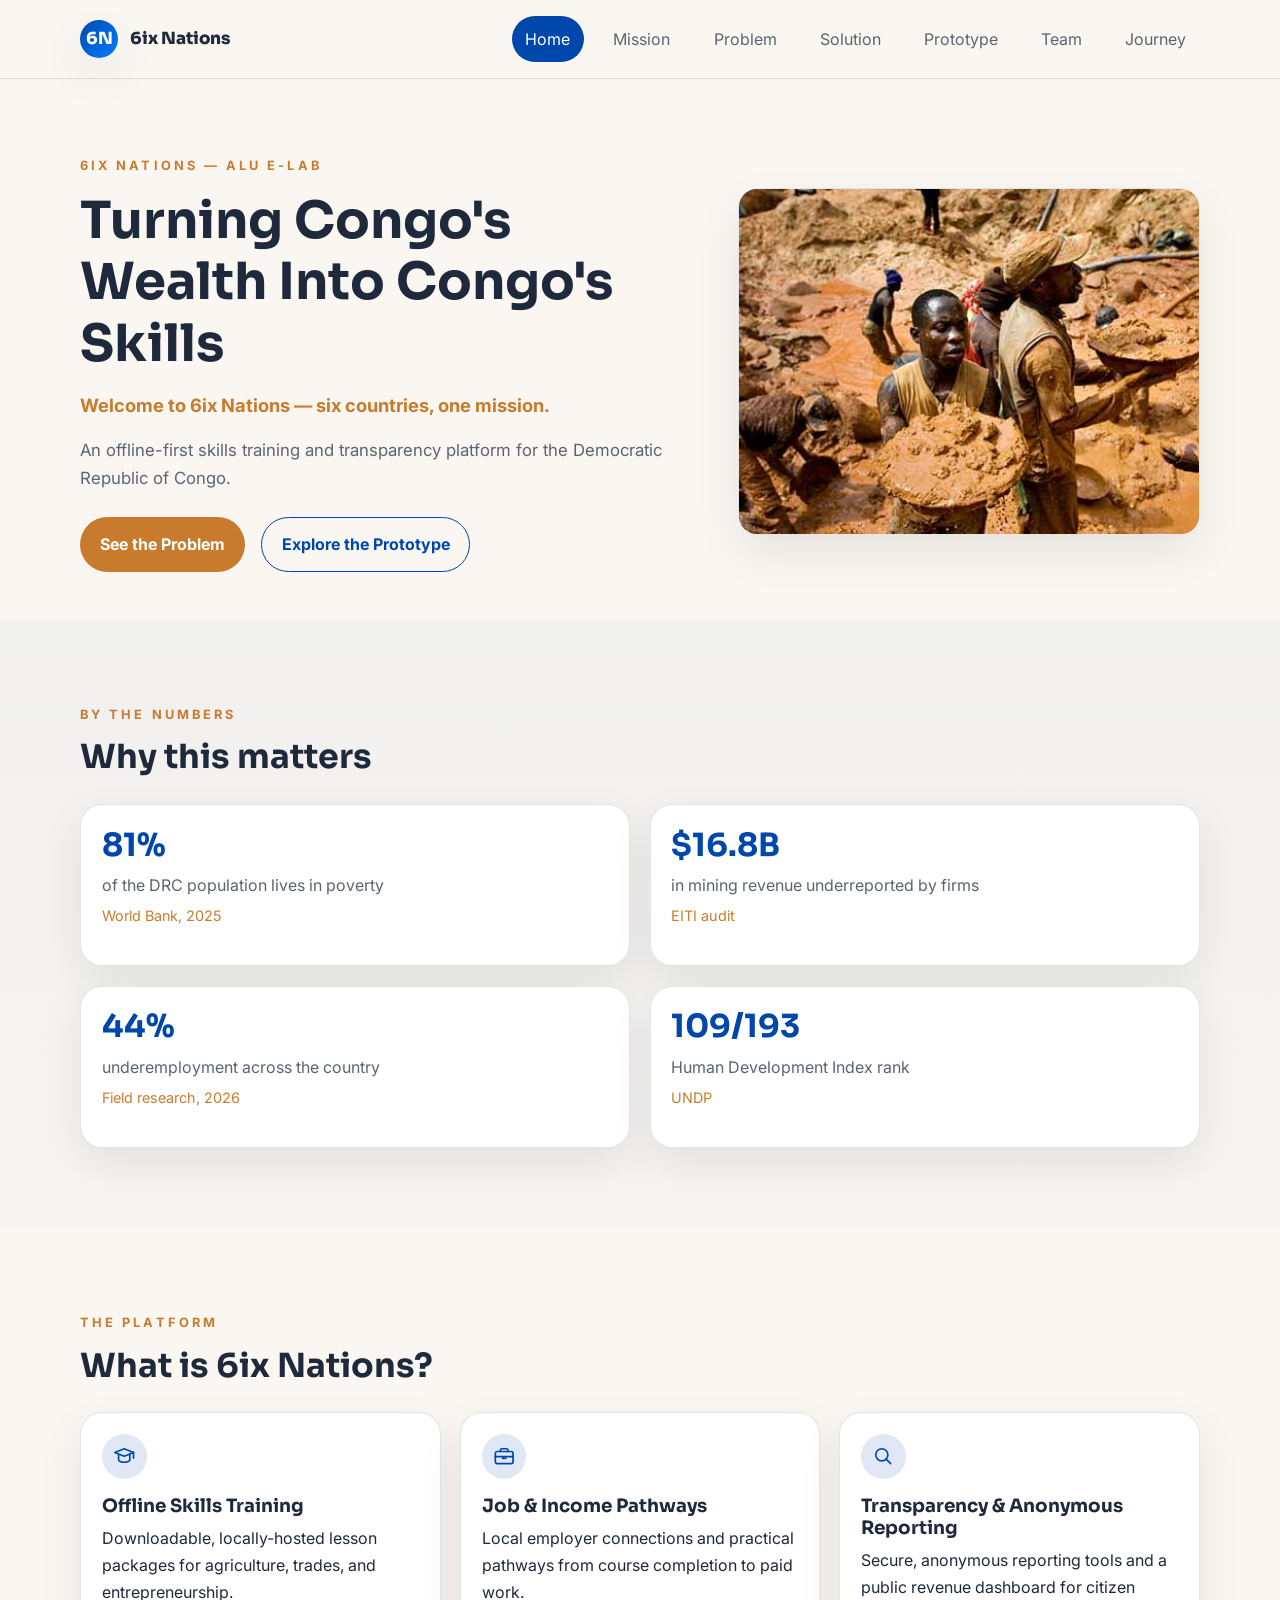
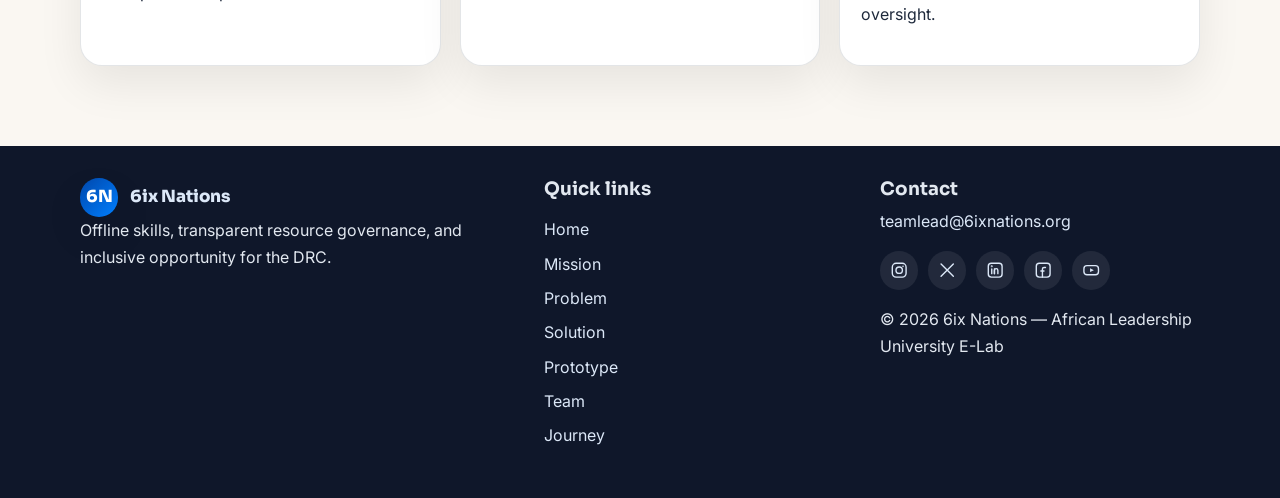
<file: index.html>
<!doctype html>
<html lang="en">

<head>
    <meta charset="UTF-8" />
    <meta name="viewport" content="width=device-width, initial-scale=1.0" />
    <title>6ix Nations | Turning Congo's Wealth Into Congo's Skills</title>
    <meta name="description"
        content="An offline-first skills training and transparency platform for the Democratic Republic of Congo." />
    <meta name="keywords" content="6ix Nations, DRC, skills, transparency, offline" />
    <meta property="og:title" content="6ix Nations | Turning Congo's Wealth Into Congo's Skills" />
    <meta property="og:description"
        content="An offline-first skills training and transparency platform for the DRC. 6ix Nations — ALU E-Lab." />
    <meta property="og:type" content="website" />
    <meta property="og:image"
        content="https://images.unsplash.com/photo-1522202176988-66273c2fd55f?auto=format&fit=crop&w=1200&q=80" />
    <meta name="twitter:card" content="summary_large_image" />
    <link rel="preconnect" href="https://fonts.googleapis.com" />
    <link rel="preconnect" href="https://fonts.gstatic.com" crossorigin />
    <link
        href="https://fonts.googleapis.com/css2?family=Inter:wght@400;500;600;700&family=Sora:wght@600;700;800&display=swap"
        rel="stylesheet" />
    <link rel="icon" type="image/svg+xml" href="assets/images/favicon.svg" />
    <link rel="stylesheet" href="assets/css/styles.css" />
</head>

<body data-page="home">
    <header class="site-header">
        <div class="container nav-wrap">
            <a class="brand" href="index.html">
                <span class="brand-mark">6N</span>
                <span class="brand-text">6ix Nations</span>
            </a>
            <button class="nav-toggle" aria-label="Toggle navigation" aria-expanded="false">
                <span></span><span></span><span></span>
            </button>
            <nav class="site-nav" aria-label="Primary navigation">
                <a href="index.html" class="active">Home</a>
                <a href="mission.html">Mission</a>
                <a href="problem.html">Problem</a>
                <a href="solution.html">Solution</a>
                <a href="prototype.html">Prototype</a>
                <a href="team.html">Team</a>
                <a href="journey.html">Journey</a>
            </nav>
        </div>
    </header>

    <main>
        <section class="hero">
            <div class="container reveal hero-grid">
                <div>
                    <p class="eyebrow">6ix Nations — ALU E-Lab</p>
                    <h1>Turning Congo's Wealth Into Congo's Skills</h1>
                    <p class="welcome-msg">Welcome to 6ix Nations — six countries, one mission. </p>
                    <p class="lead">An offline-first skills training and transparency platform for the Democratic
                        Republic of Congo.</p>
                    
                    <div class="hero-actions">
                        <a class="btn btn-primary" href="problem.html">See the Problem</a>
                        <a class="btn btn-secondary" href="prototype.html">Explore the Prototype</a>
                    </div>
                </div>
                <div class="hero-card">
                    <img src="assets/images/images%20(6).jpg"
                        alt="Artisanal miners in the DRC panning through mud for minerals by hand"
                        loading="lazy" />
                </div>
            </div>
        </section>

        <section class="section alt-bg">
            <div class="container reveal">
                <div class="section-heading">
                    <p class="eyebrow">By the numbers</p>
                    <h2>Why this matters</h2>
                </div>
                <div class="stats-grid">
                    <div class="stat-card">
                        <h3 class="count" data-target="81" data-suffix="%">0</h3>
                        <p>of the DRC population lives in poverty <span>World Bank, 2025</span></p>
                    </div>
                    <div class="stat-card">
                        <h3 class="count" data-target="16.8" data-prefix="$" data-suffix="B">0</h3>
                        <p>in mining revenue underreported by firms <span>EITI audit</span></p>
                    </div>
                    <div class="stat-card">
                        <h3 class="count" data-target="73" data-suffix="%">0</h3>
                        <p>underemployment across the country <span>Field research, 2026</span></p>
                    </div>
                    <div class="stat-card">
                        <h3 class="count" data-target="180" data-suffix="/193">0</h3>
                        <p>Human Development Index rank <span>UNDP</span></p>
                    </div>
                </div>
            </div>
        </section>

        <section class="section">
            <div class="container reveal">
                <div class="section-heading">
                    <p class="eyebrow">The platform</p>
                    <h2>What is 6ix Nations?</h2>
                </div>
                <div class="card-grid three-up">
                    <article class="info-card">
                        <div class="icon-badge" aria-hidden="true">
                            <svg viewBox="0 0 24 24" fill="none" stroke="currentColor" stroke-width="1.8"
                                stroke-linecap="round" stroke-linejoin="round">
                                <path d="M2 8l10-4 10 4-10 4-10-4Z" />
                                <path d="M6 10.5V16c0 1.1 2.7 2.5 6 2.5s6-1.4 6-2.5v-5.5" />
                                <path d="M22 8v6" />
                            </svg>
                        </div>
                        <h3>Offline Skills Training</h3>
                        <p>Downloadable, locally-hosted lesson packages for agriculture, trades, and
                            entrepreneurship.</p>
                    </article>
                    <article class="info-card">
                        <div class="icon-badge" aria-hidden="true">
                            <svg viewBox="0 0 24 24" fill="none" stroke="currentColor" stroke-width="1.8"
                                stroke-linecap="round" stroke-linejoin="round">
                                <rect x="2.5" y="7" width="19" height="13" rx="2" />
                                <path d="M8 7V5.5A1.5 1.5 0 0 1 9.5 4h5A1.5 1.5 0 0 1 16 5.5V7" />
                                <path d="M2.5 12.5h19" />
                                <path d="M10.5 12.5v2h3v-2" />
                            </svg>
                        </div>
                        <h3>Job & Income Pathways</h3>
                        <p>Local employer connections and practical pathways from course completion to paid work.</p>
                    </article>
                    <article class="info-card">
                        <div class="icon-badge" aria-hidden="true">
                            <svg viewBox="0 0 24 24" fill="none" stroke="currentColor" stroke-width="1.8"
                                stroke-linecap="round" stroke-linejoin="round">
                                <circle cx="10.5" cy="10.5" r="6.5" />
                                <path d="M20 20l-4.8-4.8" />
                            </svg>
                        </div>
                        <h3>Transparency & Anonymous Reporting</h3>
                        <p>Secure, anonymous reporting tools and a public revenue dashboard for citizen oversight.</p>
                    </article>
                </div>
            </div>
        </section>
    </main>

    <footer class="site-footer">
        <div class="container footer-grid">
            <div>
                <a class="brand footer-brand" href="index.html">
                    <span class="brand-mark">6N</span>
                    <span class="brand-text">6ix Nations</span>
                </a>
                <p>Offline skills, transparent resource governance, and inclusive opportunity for the DRC.</p>
            </div>
            <div>
                <h3>Quick links</h3>
                <ul>
                    <li><a href="index.html">Home</a></li>
                    <li><a href="mission.html">Mission</a></li>
                    <li><a href="problem.html">Problem</a></li>
                    <li><a href="solution.html">Solution</a></li>
                    <li><a href="prototype.html">Prototype</a></li>
                    <li><a href="team.html">Team</a></li>
                    <li><a href="journey.html">Journey</a></li>
                </ul>
            </div>
            <div>
                <h3>Contact</h3>
                <p><a href="mailto:teamlead@6ixnations.org">teamlead@6ixnations.org</a></p>
                <!-- TEAM: replace with your real social handles -->
                <div class="social-links">
                    <a href="https://instagram.com/6ixnations" target="_blank" rel="noopener"
                        aria-label="6ix Nations on Instagram">
                        <svg viewBox="0 0 24 24" fill="none" stroke="currentColor" stroke-width="1.8"
                            stroke-linecap="round" stroke-linejoin="round">
                            <rect x="3" y="3" width="18" height="18" rx="5" />
                            <circle cx="12" cy="12" r="4.2" />
                            <circle cx="17" cy="7" r="1" fill="currentColor" stroke="none" />
                        </svg>
                    </a>
                    <a href="https://x.com/6ixnations" target="_blank" rel="noopener"
                        aria-label="6ix Nations on X">
                        <svg viewBox="0 0 24 24" fill="none" stroke="currentColor" stroke-width="1.8"
                            stroke-linecap="round" stroke-linejoin="round">
                            <path d="M4 4l16 16" />
                            <path d="M20 4L4 20" />
                        </svg>
                    </a>
                    <a href="https://linkedin.com/company/6ixnations" target="_blank" rel="noopener"
                        aria-label="6ix Nations on LinkedIn">
                        <svg viewBox="0 0 24 24" fill="none" stroke="currentColor" stroke-width="1.8"
                            stroke-linecap="round" stroke-linejoin="round">
                            <rect x="3" y="3" width="18" height="18" rx="4" />
                            <line x1="7.5" y1="10.5" x2="7.5" y2="16.5" />
                            <circle cx="7.5" cy="7" r="0.4" fill="currentColor" />
                            <path d="M11 16.5v-4.2c0-1.4 1.1-2.3 2.3-2.3 1.3 0 2.2.9 2.2 2.3v4.2" />
                            <line x1="11" y1="10.5" x2="11" y2="16.5" />
                        </svg>
                    </a>
                    <a href="https://facebook.com/6ixnations" target="_blank" rel="noopener"
                        aria-label="6ix Nations on Facebook">
                        <svg viewBox="0 0 24 24" fill="none" stroke="currentColor" stroke-width="1.8"
                            stroke-linecap="round" stroke-linejoin="round">
                            <rect x="3" y="3" width="18" height="18" rx="4" />
                            <path d="M15 8.5h-2a2 2 0 0 0-2 2V21" />
                            <path d="M9 13h4" />
                        </svg>
                    </a>
                    <a href="https://youtube.com/@6ixnations" target="_blank" rel="noopener"
                        aria-label="6ix Nations on YouTube">
                        <svg viewBox="0 0 24 24" fill="none" stroke="currentColor" stroke-width="1.8"
                            stroke-linecap="round" stroke-linejoin="round">
                            <rect x="2.5" y="6" width="19" height="12" rx="4" />
                            <path d="M10.5 9.5l5 2.5-5 2.5v-5Z" fill="currentColor" stroke="none" />
                        </svg>
                    </a>
                </div>
                <p>© 2026 6ix Nations — African Leadership University E-Lab</p>
            </div>
        </div>
    </footer>

    <script src="assets/js/main.js"></script>
</body>

</html>
</file>
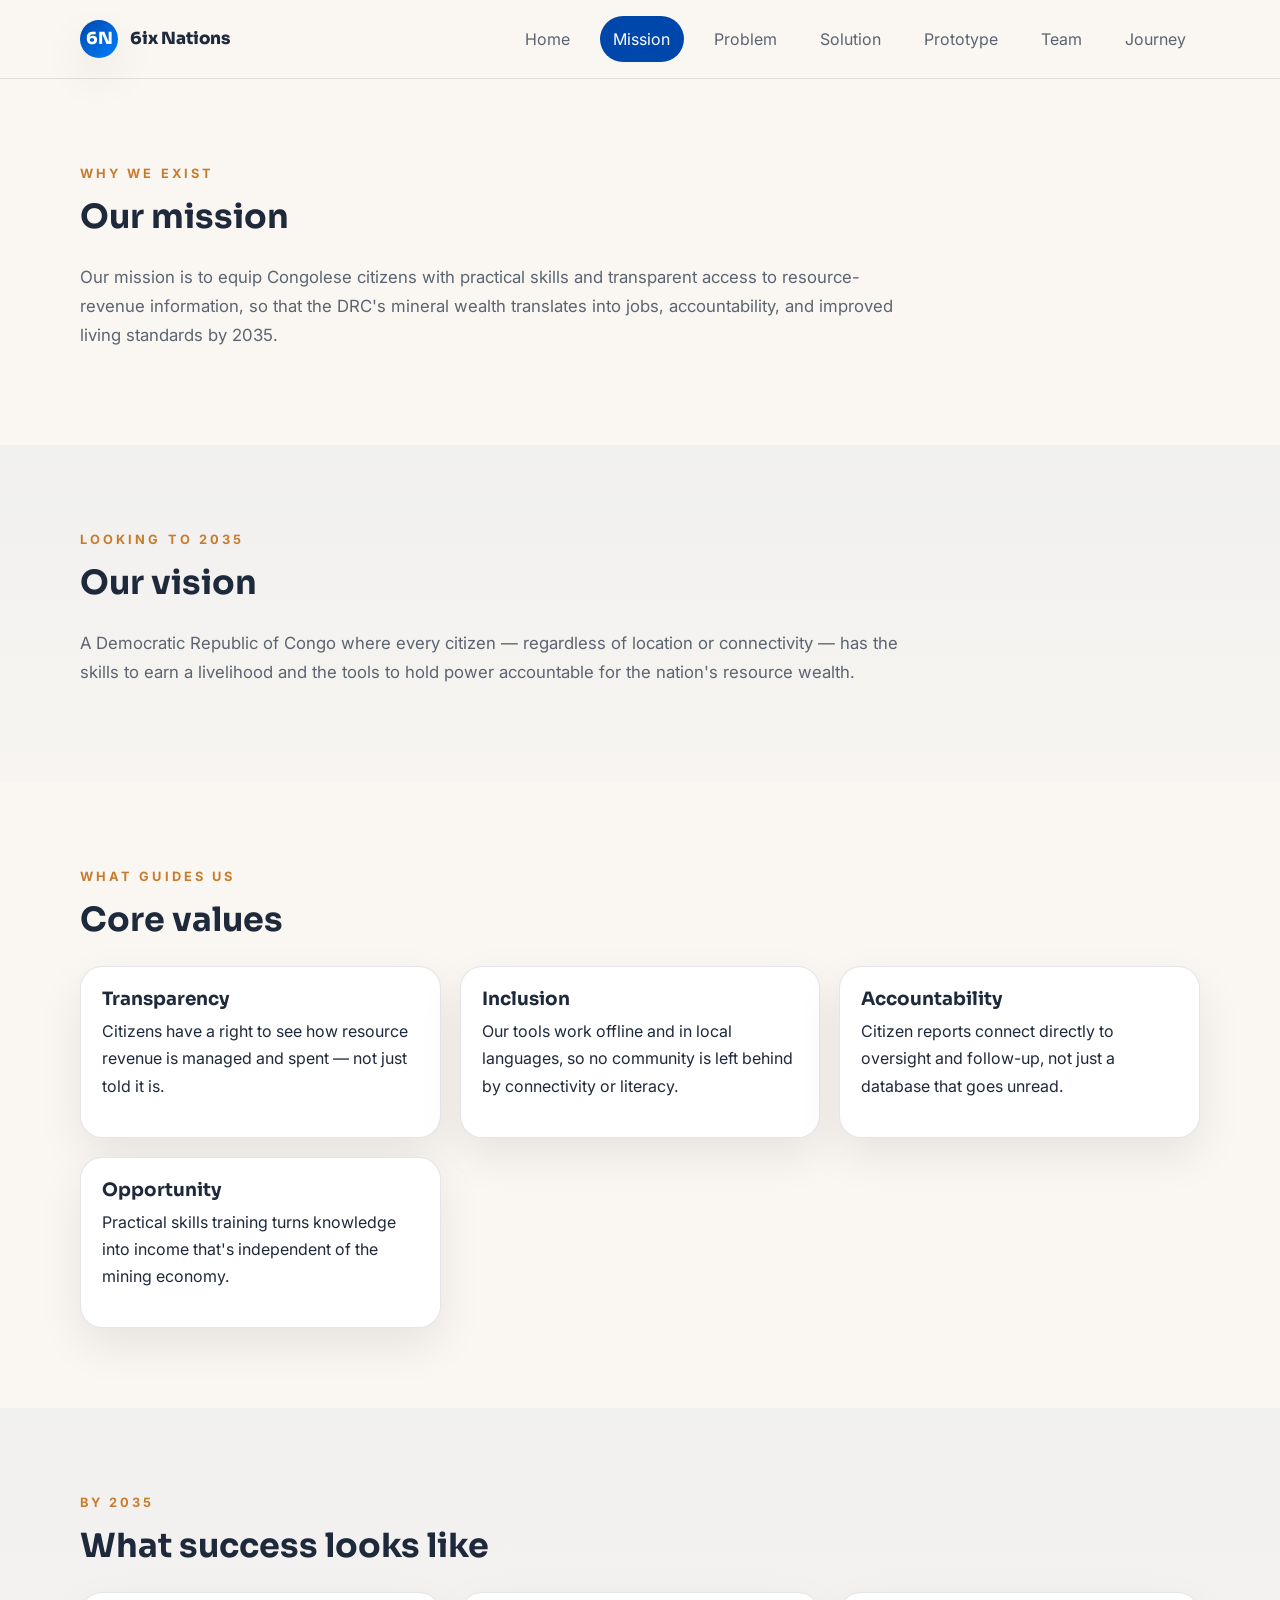
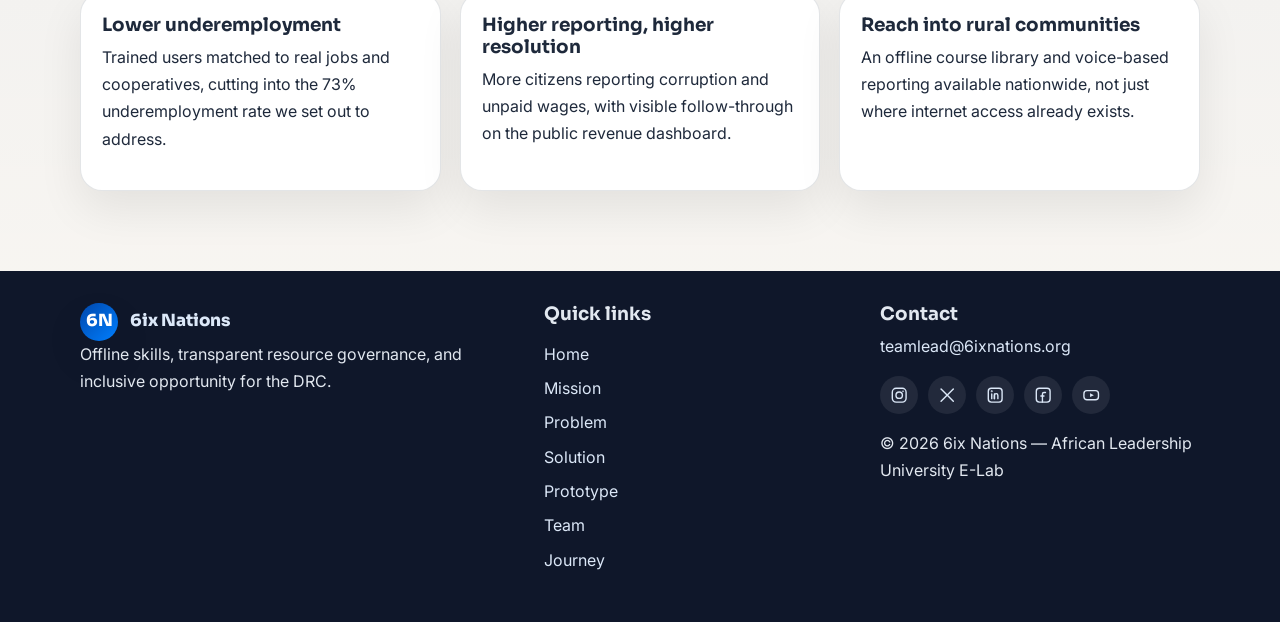
<file: mission.html>
<!DOCTYPE html>
<html lang="en">

<head>
    <meta charset="UTF-8" />
    <meta name="viewport" content="width=device-width, initial-scale=1.0" />
    <title>6ix Nations | Mission</title>
    <meta name="description"
        content="The mission driving 6ix Nations: equipping Congolese citizens with practical skills and transparent access to resource-revenue information." />
    <meta property="og:title" content="6ix Nations | Mission" />
    <meta property="og:description"
        content="The mission driving 6ix Nations: equipping Congolese citizens with practical skills and transparent access to resource-revenue information." />
    <meta property="og:type" content="website" />
    <meta property="og:image"
        content="https://images.unsplash.com/photo-1531482615713-2afd69097998?auto=format&fit=crop&w=1200&q=80" />
    <meta name="twitter:card" content="summary_large_image" />
    <link rel="preconnect" href="https://fonts.googleapis.com" />
    <link rel="preconnect" href="https://fonts.gstatic.com" crossorigin />
    <link
        href="https://fonts.googleapis.com/css2?family=Inter:wght@400;500;600;700&family=Sora:wght@600;700;800&display=swap"
        rel="stylesheet" />
    <link rel="icon" type="image/svg+xml" href="assets/images/favicon.svg" />
    <link rel="stylesheet" href="assets/css/styles.css" />
</head>

<body data-page="mission">
    <header class="site-header">
        <div class="container nav-wrap">
            <a class="brand" href="index.html">
                <span class="brand-mark">6N</span>
                <span class="brand-text">6ix Nations</span>
            </a>
            <button class="nav-toggle" aria-label="Toggle navigation" aria-expanded="false">
                <span></span><span></span><span></span>
            </button>
            <nav class="site-nav" aria-label="Primary navigation">
                <a href="index.html">Home</a>
                <a href="mission.html" class="active">Mission</a>
                <a href="problem.html">Problem</a>
                <a href="solution.html">Solution</a>
                <a href="prototype.html">Prototype</a>
                <a href="team.html">Team</a>
                <a href="journey.html">Journey</a>
            </nav>
        </div>
    </header>

    <main>
        <section class="section">
            <div class="container reveal">
                <div class="section-heading">
                    <p class="eyebrow">Why we exist</p>
                    <h2>Our mission</h2>
                </div>
                <p class="lead">Our mission is to equip Congolese citizens with practical skills and transparent
                    access to resource-revenue information, so that the DRC's mineral wealth translates into jobs,
                    accountability, and improved living standards by 2035.</p>
            </div>
        </section>

        <section class="section alt-bg">
            <div class="container reveal">
                <div class="section-heading">
                    <p class="eyebrow">Looking to 2035</p>
                    <h2>Our vision</h2>
                </div>
                <p class="lead">A Democratic Republic of Congo where every citizen — regardless of location or
                    connectivity — has the skills to earn a livelihood and the tools to hold power accountable for
                    the nation's resource wealth.</p>
            </div>
        </section>

        <section class="section">
            <div class="container reveal">
                <div class="section-heading">
                    <p class="eyebrow">What guides us</p>
                    <h2>Core values</h2>
                </div>
                <div class="card-grid three-up">
                    <article class="info-card">
                        <h3>Transparency</h3>
                        <p>Citizens have a right to see how resource revenue is managed and spent — not just told it
                            is.</p>
                    </article>
                    <article class="info-card">
                        <h3>Inclusion</h3>
                        <p>Our tools work offline and in local languages, so no community is left behind by
                            connectivity or literacy.</p>
                    </article>
                    <article class="info-card">
                        <h3>Accountability</h3>
                        <p>Citizen reports connect directly to oversight and follow-up, not just a database that goes
                            unread.</p>
                    </article>
                    <article class="info-card">
                        <h3>Opportunity</h3>
                        <p>Practical skills training turns knowledge into income that's independent of the mining
                            economy.</p>
                    </article>
                </div>
            </div>
        </section>

        <section class="section alt-bg">
            <div class="container reveal">
                <div class="section-heading">
                    <p class="eyebrow">By 2035</p>
                    <h2>What success looks like</h2>
                </div>
                <div class="card-grid three-up">
                    <article class="info-card">
                        <h3>Lower underemployment</h3>
                        <p>Trained users matched to real jobs and cooperatives, cutting into the 73% underemployment
                            rate we set out to address.</p>
                    </article>
                    <article class="info-card">
                        <h3>Higher reporting, higher resolution</h3>
                        <p>More citizens reporting corruption and unpaid wages, with visible follow-through on the
                            public revenue dashboard.</p>
                    </article>
                    <article class="info-card">
                        <h3>Reach into rural communities</h3>
                        <p>An offline course library and voice-based reporting available nationwide, not just where
                            internet access already exists.</p>
                    </article>
                </div>
            </div>
        </section>
    </main>

    <footer class="site-footer">
        <div class="container footer-grid">
            <div>
                <a class="brand footer-brand" href="index.html">
                    <span class="brand-mark">6N</span>
                    <span class="brand-text">6ix Nations</span>
                </a>
                <p>Offline skills, transparent resource governance, and inclusive opportunity for the DRC.</p>
            </div>
            <div>
                <h3>Quick links</h3>
                <ul>
                    <li><a href="index.html">Home</a></li>
                    <li><a href="mission.html">Mission</a></li>
                    <li><a href="problem.html">Problem</a></li>
                    <li><a href="solution.html">Solution</a></li>
                    <li><a href="prototype.html">Prototype</a></li>
                    <li><a href="team.html">Team</a></li>
                    <li><a href="journey.html">Journey</a></li>
                </ul>
            </div>
            <div>
                <h3>Contact</h3>
                <p><a href="mailto:teamlead@6ixnations.org">teamlead@6ixnations.org</a></p>
                <!-- TEAM: replace with your real social handles -->
                <div class="social-links">
                    <a href="https://instagram.com/6ixnations" target="_blank" rel="noopener"
                        aria-label="6ix Nations on Instagram">
                        <svg viewBox="0 0 24 24" fill="none" stroke="currentColor" stroke-width="1.8"
                            stroke-linecap="round" stroke-linejoin="round">
                            <rect x="3" y="3" width="18" height="18" rx="5" />
                            <circle cx="12" cy="12" r="4.2" />
                            <circle cx="17" cy="7" r="1" fill="currentColor" stroke="none" />
                        </svg>
                    </a>
                    <a href="https://x.com/6ixnations" target="_blank" rel="noopener"
                        aria-label="6ix Nations on X">
                        <svg viewBox="0 0 24 24" fill="none" stroke="currentColor" stroke-width="1.8"
                            stroke-linecap="round" stroke-linejoin="round">
                            <path d="M4 4l16 16" />
                            <path d="M20 4L4 20" />
                        </svg>
                    </a>
                    <a href="https://linkedin.com/company/6ixnations" target="_blank" rel="noopener"
                        aria-label="6ix Nations on LinkedIn">
                        <svg viewBox="0 0 24 24" fill="none" stroke="currentColor" stroke-width="1.8"
                            stroke-linecap="round" stroke-linejoin="round">
                            <rect x="3" y="3" width="18" height="18" rx="4" />
                            <line x1="7.5" y1="10.5" x2="7.5" y2="16.5" />
                            <circle cx="7.5" cy="7" r="0.4" fill="currentColor" />
                            <path d="M11 16.5v-4.2c0-1.4 1.1-2.3 2.3-2.3 1.3 0 2.2.9 2.2 2.3v4.2" />
                            <line x1="11" y1="10.5" x2="11" y2="16.5" />
                        </svg>
                    </a>
                    <a href="https://facebook.com/6ixnations" target="_blank" rel="noopener"
                        aria-label="6ix Nations on Facebook">
                        <svg viewBox="0 0 24 24" fill="none" stroke="currentColor" stroke-width="1.8"
                            stroke-linecap="round" stroke-linejoin="round">
                            <rect x="3" y="3" width="18" height="18" rx="4" />
                            <path d="M15 8.5h-2a2 2 0 0 0-2 2V21" />
                            <path d="M9 13h4" />
                        </svg>
                    </a>
                    <a href="https://youtube.com/@6ixnations" target="_blank" rel="noopener"
                        aria-label="6ix Nations on YouTube">
                        <svg viewBox="0 0 24 24" fill="none" stroke="currentColor" stroke-width="1.8"
                            stroke-linecap="round" stroke-linejoin="round">
                            <rect x="2.5" y="6" width="19" height="12" rx="4" />
                            <path d="M10.5 9.5l5 2.5-5 2.5v-5Z" fill="currentColor" stroke="none" />
                        </svg>
                    </a>
                </div>
                <p>© 2026 6ix Nations — African Leadership University E-Lab</p>
            </div>
        </div>
    </footer>

    <script src="assets/js/main.js"></script>
</body>

</html>
</file>
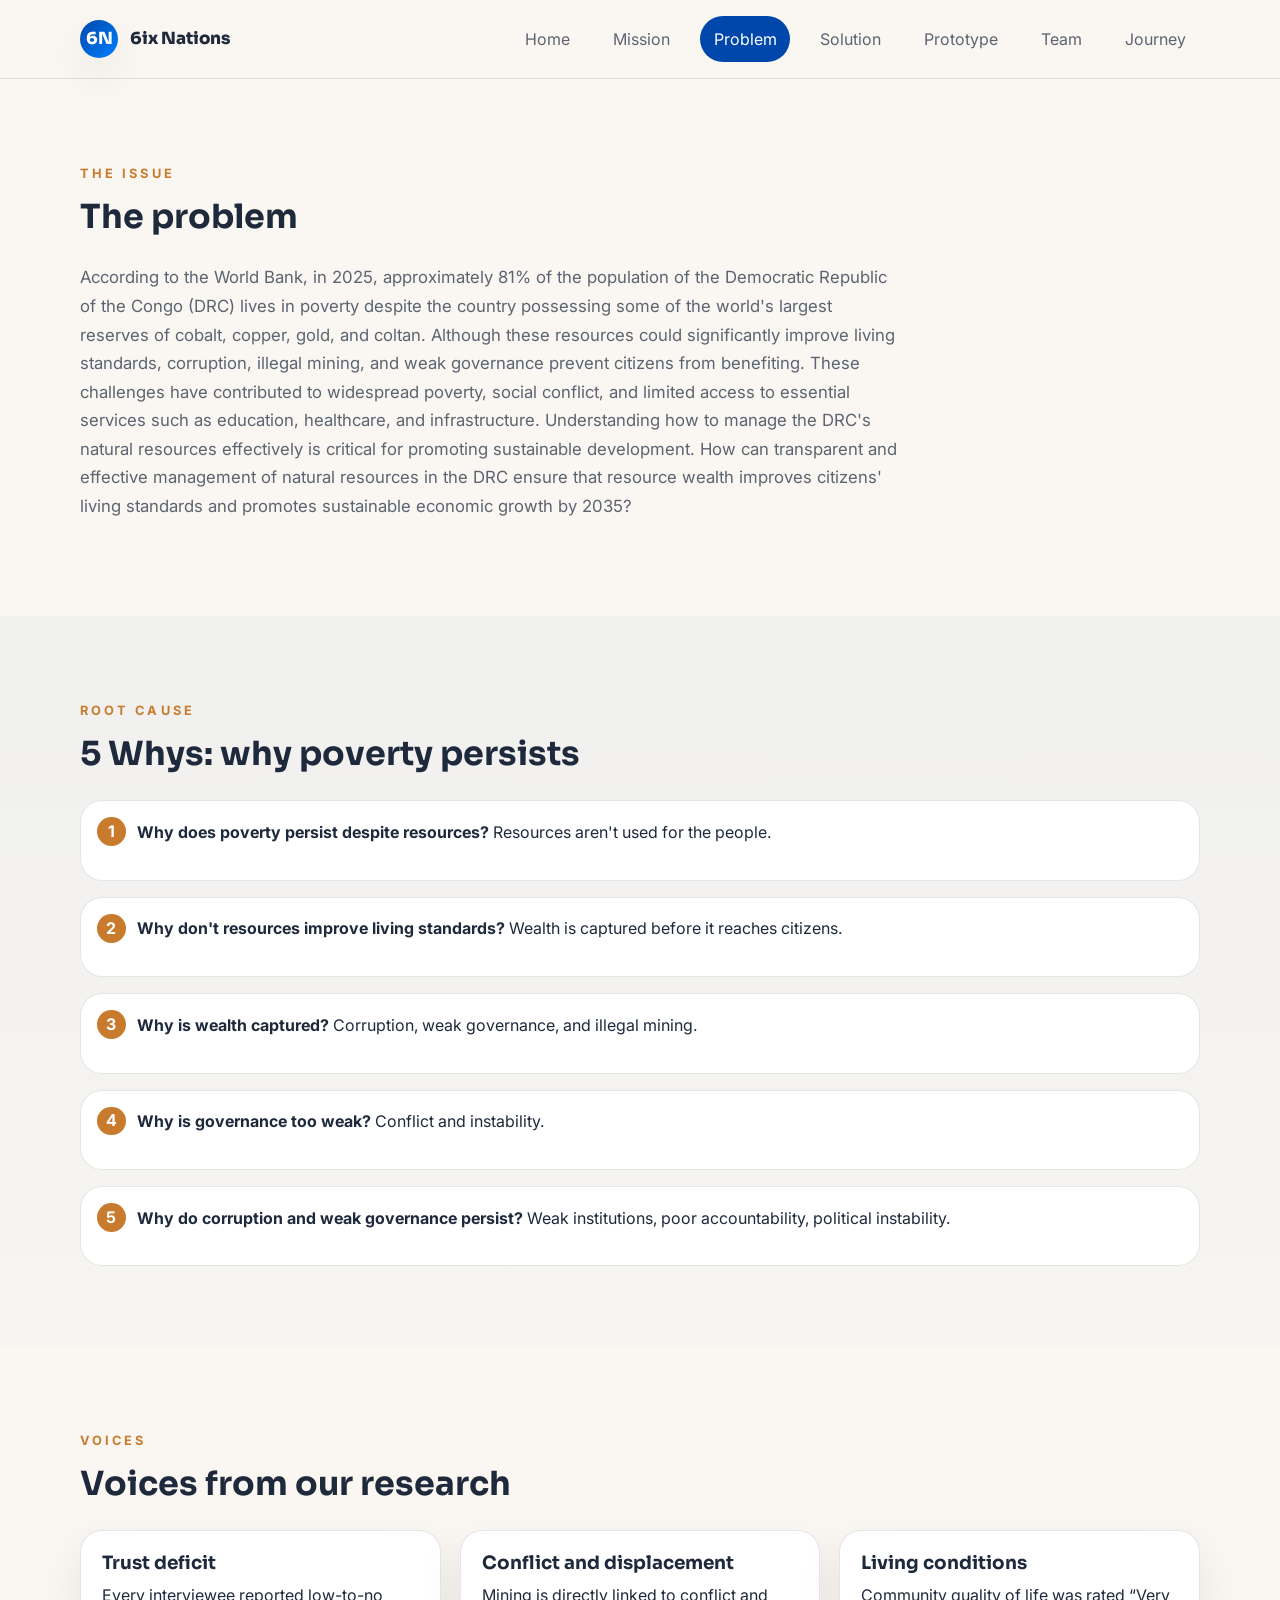
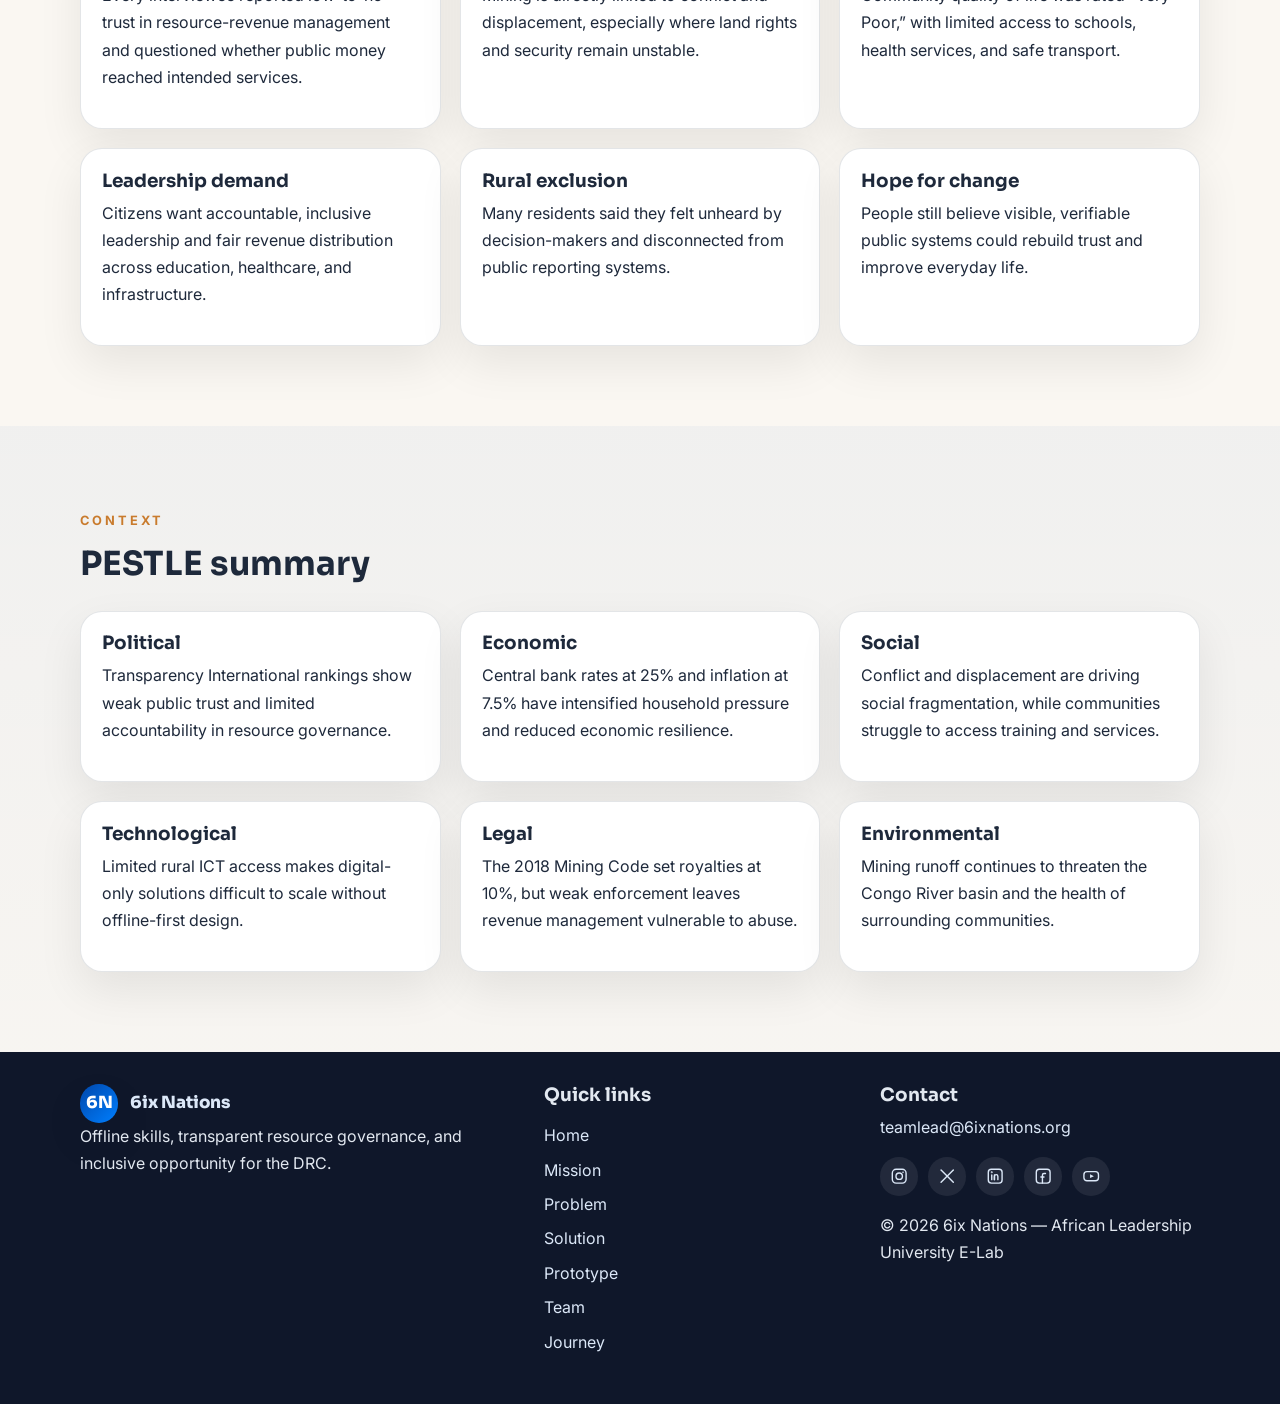
<file: problem.html>
<!DOCTYPE html>
<html lang="en">

<head>
    <meta charset="UTF-8" />
    <meta name="viewport" content="width=device-width, initial-scale=1.0" />
    <title>6ix Nations | The Problem</title>
    <meta name="description"
        content="The problem facing the Democratic Republic of the Congo: poverty, corruption, weak governance, and limited access to opportunity." />
    <meta property="og:title" content="6ix Nations | The Problem" />
    <meta property="og:description"
        content="The problem facing the Democratic Republic of the Congo: poverty, corruption, weak governance, and limited access to opportunity." />
    <meta property="og:type" content="website" />
    <meta property="og:image"
        content="https://images.unsplash.com/photo-1486406146926-c627a92ad1ab?auto=format&fit=crop&w=1200&q=80" />
    <meta name="twitter:card" content="summary_large_image" />
    <link rel="preconnect" href="https://fonts.googleapis.com" />
    <link rel="preconnect" href="https://fonts.gstatic.com" crossorigin />
    <link
        href="https://fonts.googleapis.com/css2?family=Inter:wght@400;500;600;700&family=Sora:wght@600;700;800&display=swap"
        rel="stylesheet" />
    <link rel="icon" type="image/svg+xml" href="assets/images/favicon.svg" />
    <link rel="stylesheet" href="assets/css/styles.css" />
</head>

<body data-page="problem">
    <header class="site-header">
        <div class="container nav-wrap">
            <a class="brand" href="index.html">
                <span class="brand-mark">6N</span>
                <span class="brand-text">6ix Nations</span>
            </a>
            <button class="nav-toggle" aria-label="Toggle navigation" aria-expanded="false">
                <span></span><span></span><span></span>
            </button>
            <nav class="site-nav" aria-label="Primary navigation">
                <a href="index.html">Home</a>
                <a href="mission.html">Mission</a>
                <a href="problem.html" class="active">Problem</a>
                <a href="solution.html">Solution</a>
                <a href="prototype.html">Prototype</a>
                <a href="team.html">Team</a>
                <a href="journey.html">Journey</a>
            </nav>
        </div>
    </header>

    <main>
        <section class="section">
            <div class="container reveal">
                <div class="section-heading">
                    <p class="eyebrow">The issue</p>
                    <h2>The problem</h2>
                </div>
                <p class="lead">According to the World Bank, in 2025, approximately 81% of the population of the
                    Democratic Republic of the Congo (DRC) lives in poverty despite the country possessing some of the
                    world's largest reserves of cobalt, copper, gold, and coltan. Although these resources could
                    significantly improve living standards, corruption, illegal mining, and weak governance prevent
                    citizens from benefiting. These challenges have contributed to widespread poverty, social conflict,
                    and limited access to essential services such as education, healthcare, and infrastructure.
                    Understanding how to manage the DRC's natural resources effectively is critical for promoting
                    sustainable development. How can transparent and effective management of natural resources in the
                    DRC ensure that resource wealth improves citizens' living standards and promotes sustainable
                    economic growth by 2035?</p>
            </div>
        </section>

        <section class="section alt-bg">
            <div class="container reveal">
                <div class="section-heading">
                    <p class="eyebrow">Root cause</p>
                    <h2>5 Whys: why poverty persists</h2>
                </div>
                <div class="stepper">
                    <div class="step-card"><span>1</span>
                        <p><strong>Why does poverty persist despite resources?</strong> Resources aren't used for the
                            people.</p>
                    </div>
                    <div class="step-card"><span>2</span>
                        <p><strong>Why don't resources improve living standards?</strong> Wealth is captured before it
                            reaches citizens.</p>
                    </div>
                    <div class="step-card"><span>3</span>
                        <p><strong>Why is wealth captured?</strong> Corruption, weak governance, and illegal mining.</p>
                    </div>
                    <div class="step-card"><span>4</span>
                        <p><strong>Why is governance too weak?</strong> Conflict and instability.</p>
                    </div>
                    <div class="step-card"><span>5</span>
                        <p><strong>Why do corruption and weak governance persist?</strong> Weak institutions, poor
                            accountability, political instability.</p>
                    </div>
                </div>
            </div>
        </section>

        <section class="section">
            <div class="container reveal">
                <div class="section-heading">
                    <p class="eyebrow">Voices</p>
                    <h2>Voices from our research</h2>
                </div>
                <div class="card-grid three-up">
                    <article class="info-card">
                        <h3>Trust deficit</h3>
                        <p>Every interviewee reported low-to-no trust in resource-revenue management and questioned
                            whether public money reached intended services.</p>
                    </article>
                    <article class="info-card">
                        <h3>Conflict and displacement</h3>
                        <p>Mining is directly linked to conflict and displacement, especially where land rights and
                            security remain unstable.</p>
                    </article>
                    <article class="info-card">
                        <h3>Living conditions</h3>
                        <p>Community quality of life was rated “Very Poor,” with limited access to schools, health
                            services, and safe transport.</p>
                    </article>
                    <article class="info-card">
                        <h3>Leadership demand</h3>
                        <p>Citizens want accountable, inclusive leadership and fair revenue distribution across
                            education, healthcare, and infrastructure.</p>
                    </article>
                    <article class="info-card">
                        <h3>Rural exclusion</h3>
                        <p>Many residents said they felt unheard by decision-makers and disconnected from public
                            reporting systems.</p>
                    </article>
                    <article class="info-card">
                        <h3>Hope for change</h3>
                        <p>People still believe visible, verifiable public systems could rebuild trust and improve
                            everyday life.</p>
                    </article>
                </div>
            </div>
        </section>

        <section class="section alt-bg">
            <div class="container reveal">
                <div class="section-heading">
                    <p class="eyebrow">Context</p>
                    <h2>PESTLE summary</h2>
                </div>
                <div class="card-grid three-up">
                    <article class="info-card">
                        <h3>Political</h3>
                        <p>Transparency International rankings show weak public trust and limited accountability in
                            resource governance.</p>
                    </article>
                    <article class="info-card">
                        <h3>Economic</h3>
                        <p>Central bank rates at 25% and inflation at 7.5% have intensified household pressure and
                            reduced economic resilience.</p>
                    </article>
                    <article class="info-card">
                        <h3>Social</h3>
                        <p>Conflict and displacement are driving social fragmentation, while communities struggle to
                            access training and services.</p>
                    </article>
                    <article class="info-card">
                        <h3>Technological</h3>
                        <p>Limited rural ICT access makes digital-only solutions difficult to scale without
                            offline-first design.</p>
                    </article>
                    <article class="info-card">
                        <h3>Legal</h3>
                        <p>The 2018 Mining Code set royalties at 10%, but weak enforcement leaves revenue management
                            vulnerable to abuse.</p>
                    </article>
                    <article class="info-card">
                        <h3>Environmental</h3>
                        <p>Mining runoff continues to threaten the Congo River basin and the health of surrounding
                            communities.</p>
                    </article>
                </div>
            </div>
        </section>
    </main>

    <footer class="site-footer">
        <div class="container footer-grid">
            <div>
                <a class="brand footer-brand" href="index.html">
                    <span class="brand-mark">6N</span>
                    <span class="brand-text">6ix Nations</span>
                </a>
                <p>Offline skills, transparent resource governance, and inclusive opportunity for the DRC.</p>
            </div>
            <div>
                <h3>Quick links</h3>
                <ul>
                    <li><a href="index.html">Home</a></li>
                    <li><a href="mission.html">Mission</a></li>
                    <li><a href="problem.html">Problem</a></li>
                    <li><a href="solution.html">Solution</a></li>
                    <li><a href="prototype.html">Prototype</a></li>
                    <li><a href="team.html">Team</a></li>
                    <li><a href="journey.html">Journey</a></li>
                </ul>
            </div>
            <div>
                <h3>Contact</h3>
                <p><a href="mailto:teamlead@6ixnations.org">teamlead@6ixnations.org</a></p>
                <!-- TEAM: replace with your real social handles -->
                <div class="social-links">
                    <a href="https://instagram.com/6ixnations" target="_blank" rel="noopener"
                        aria-label="6ix Nations on Instagram">
                        <svg viewBox="0 0 24 24" fill="none" stroke="currentColor" stroke-width="1.8"
                            stroke-linecap="round" stroke-linejoin="round">
                            <rect x="3" y="3" width="18" height="18" rx="5" />
                            <circle cx="12" cy="12" r="4.2" />
                            <circle cx="17" cy="7" r="1" fill="currentColor" stroke="none" />
                        </svg>
                    </a>
                    <a href="https://x.com/6ixnations" target="_blank" rel="noopener"
                        aria-label="6ix Nations on X">
                        <svg viewBox="0 0 24 24" fill="none" stroke="currentColor" stroke-width="1.8"
                            stroke-linecap="round" stroke-linejoin="round">
                            <path d="M4 4l16 16" />
                            <path d="M20 4L4 20" />
                        </svg>
                    </a>
                    <a href="https://linkedin.com/company/6ixnations" target="_blank" rel="noopener"
                        aria-label="6ix Nations on LinkedIn">
                        <svg viewBox="0 0 24 24" fill="none" stroke="currentColor" stroke-width="1.8"
                            stroke-linecap="round" stroke-linejoin="round">
                            <rect x="3" y="3" width="18" height="18" rx="4" />
                            <line x1="7.5" y1="10.5" x2="7.5" y2="16.5" />
                            <circle cx="7.5" cy="7" r="0.4" fill="currentColor" />
                            <path d="M11 16.5v-4.2c0-1.4 1.1-2.3 2.3-2.3 1.3 0 2.2.9 2.2 2.3v4.2" />
                            <line x1="11" y1="10.5" x2="11" y2="16.5" />
                        </svg>
                    </a>
                    <a href="https://facebook.com/6ixnations" target="_blank" rel="noopener"
                        aria-label="6ix Nations on Facebook">
                        <svg viewBox="0 0 24 24" fill="none" stroke="currentColor" stroke-width="1.8"
                            stroke-linecap="round" stroke-linejoin="round">
                            <rect x="3" y="3" width="18" height="18" rx="4" />
                            <path d="M15 8.5h-2a2 2 0 0 0-2 2V21" />
                            <path d="M9 13h4" />
                        </svg>
                    </a>
                    <a href="https://youtube.com/@6ixnations" target="_blank" rel="noopener"
                        aria-label="6ix Nations on YouTube">
                        <svg viewBox="0 0 24 24" fill="none" stroke="currentColor" stroke-width="1.8"
                            stroke-linecap="round" stroke-linejoin="round">
                            <rect x="2.5" y="6" width="19" height="12" rx="4" />
                            <path d="M10.5 9.5l5 2.5-5 2.5v-5Z" fill="currentColor" stroke="none" />
                        </svg>
                    </a>
                </div>
                <p>© 2026 6ix Nations — African Leadership University E-Lab</p>
            </div>
        </div>
    </footer>

    <script src="assets/js/main.js"></script>
</body>

</html>
</file>
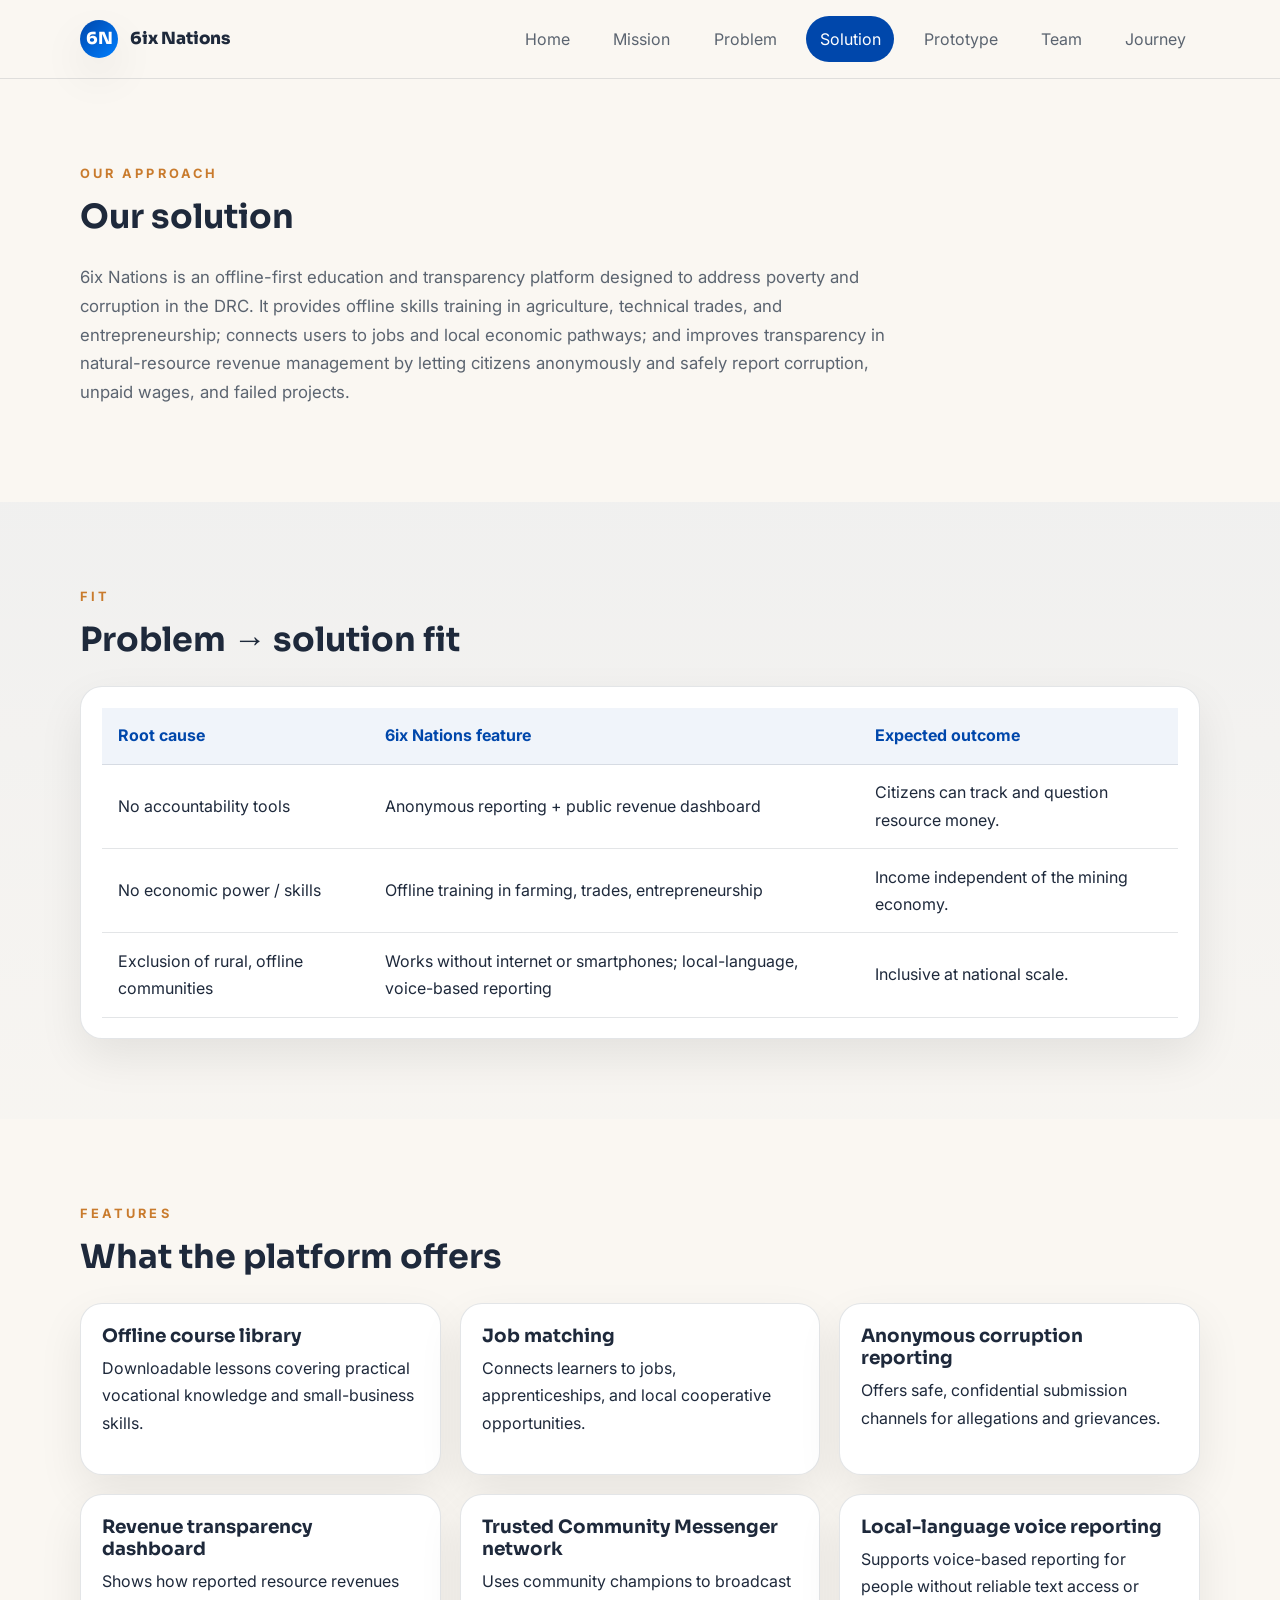
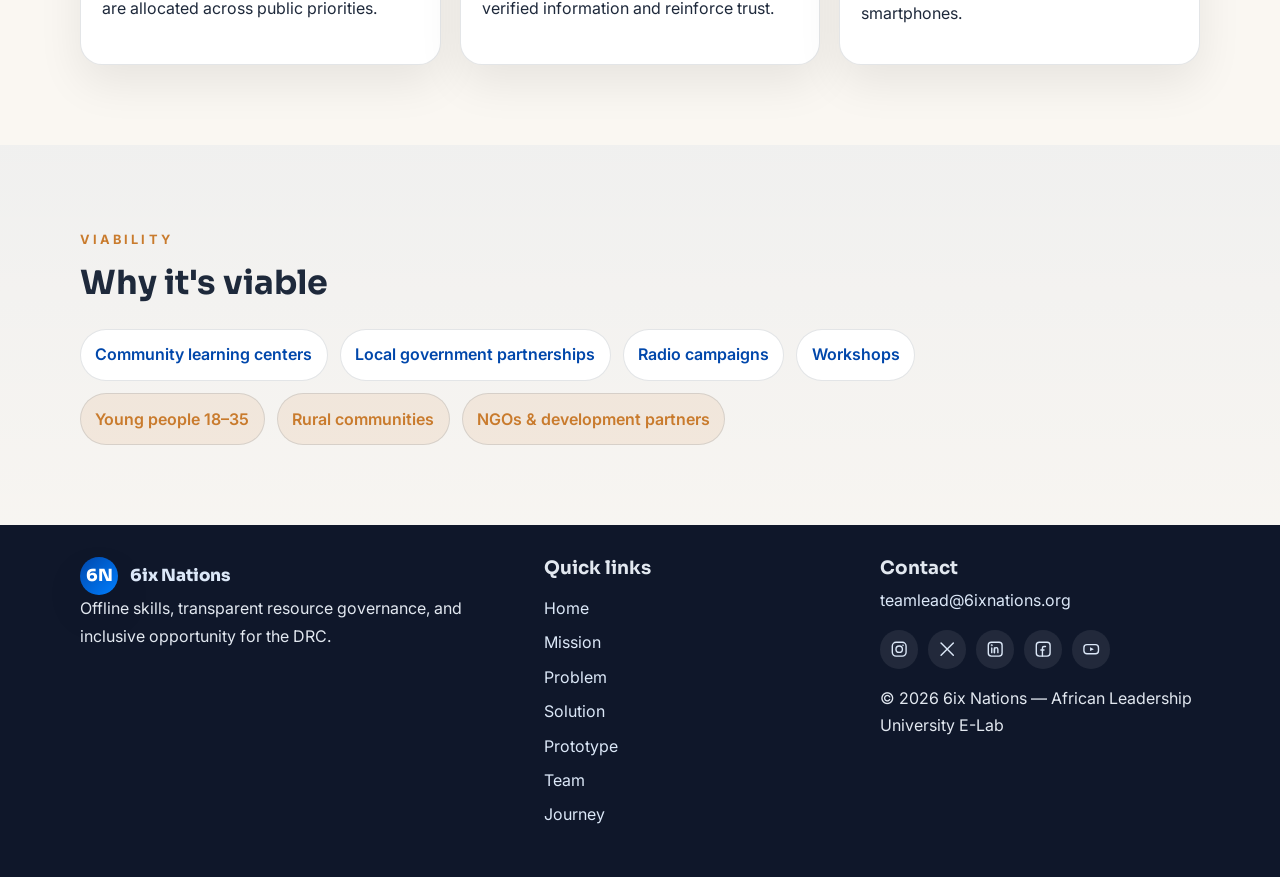
<file: solution.html>
<!DOCTYPE html>
<html lang="en">

<head>
    <meta charset="UTF-8" />
    <meta name="viewport" content="width=device-width, initial-scale=1.0" />
    <title>6ix Nations | Solution</title>
    <meta name="description"
        content="6ix Nations provides offline skills training and transparent reporting to help citizens build economic resilience." />
    <meta property="og:title" content="6ix Nations | Solution" />
    <meta property="og:description"
        content="6ix Nations provides offline skills training and transparent reporting to help citizens build economic resilience." />
    <meta property="og:type" content="website" />
    <meta property="og:image"
        content="https://images.unsplash.com/photo-1517048676732-d65bc937f952?auto=format&fit=crop&w=1200&q=80" />
    <meta name="twitter:card" content="summary_large_image" />
    <link rel="preconnect" href="https://fonts.googleapis.com" />
    <link rel="preconnect" href="https://fonts.gstatic.com" crossorigin />
    <link
        href="https://fonts.googleapis.com/css2?family=Inter:wght@400;500;600;700&family=Sora:wght@600;700;800&display=swap"
        rel="stylesheet" />
    <link rel="icon" type="image/svg+xml" href="assets/images/favicon.svg" />
    <link rel="stylesheet" href="assets/css/styles.css" />
</head>

<body data-page="solution">
    <header class="site-header">
        <div class="container nav-wrap">
            <a class="brand" href="index.html">
                <span class="brand-mark">6N</span>
                <span class="brand-text">6ix Nations</span>
            </a>
            <button class="nav-toggle" aria-label="Toggle navigation" aria-expanded="false">
                <span></span><span></span><span></span>
            </button>
            <nav class="site-nav" aria-label="Primary navigation">
                <a href="index.html">Home</a>
                <a href="mission.html">Mission</a>
                <a href="problem.html">Problem</a>
                <a href="solution.html" class="active">Solution</a>
                <a href="prototype.html">Prototype</a>
                <a href="team.html">Team</a>
                <a href="journey.html">Journey</a>
            </nav>
        </div>
    </header>

    <main>
        <section class="section">
            <div class="container reveal">
                <div class="section-heading">
                    <p class="eyebrow">Our approach</p>
                    <h2>Our solution</h2>
                </div>
                <p class="lead">6ix Nations is an offline-first education and transparency platform designed to address
                    poverty and corruption in the DRC. It provides offline skills training in agriculture, technical
                    trades, and entrepreneurship; connects users to jobs and local economic pathways; and improves
                    transparency in natural-resource revenue management by letting citizens anonymously and safely
                    report corruption, unpaid wages, and failed projects.</p>
            </div>
        </section>

        <section class="section alt-bg">
            <div class="container reveal">
                <div class="section-heading">
                    <p class="eyebrow">Fit</p>
                    <h2>Problem → solution fit</h2>
                </div>
                <div class="table-card">
                    <table>
                        <thead>
                            <tr>
                                <th>Root cause</th>
                                <th>6ix Nations feature</th>
                                <th>Expected outcome</th>
                            </tr>
                        </thead>
                        <tbody>
                            <tr>
                                <td>No accountability tools</td>
                                <td>Anonymous reporting + public revenue dashboard</td>
                                <td>Citizens can track and question resource money.</td>
                            </tr>
                            <tr>
                                <td>No economic power / skills</td>
                                <td>Offline training in farming, trades, entrepreneurship</td>
                                <td>Income independent of the mining economy.</td>
                            </tr>
                            <tr>
                                <td>Exclusion of rural, offline communities</td>
                                <td>Works without internet or smartphones; local-language, voice-based reporting</td>
                                <td>Inclusive at national scale.</td>
                            </tr>
                        </tbody>
                    </table>
                </div>
            </div>
        </section>

        <section class="section">
            <div class="container reveal">
                <div class="section-heading">
                    <p class="eyebrow">Features</p>
                    <h2>What the platform offers</h2>
                </div>
                <div class="card-grid three-up">
                    <article class="info-card">
                        <h3>Offline course library</h3>
                        <p>Downloadable lessons covering practical vocational knowledge and small-business skills.</p>
                    </article>
                    <article class="info-card">
                        <h3>Job matching</h3>
                        <p>Connects learners to jobs, apprenticeships, and local cooperative opportunities.</p>
                    </article>
                    <article class="info-card">
                        <h3>Anonymous corruption reporting</h3>
                        <p>Offers safe, confidential submission channels for allegations and grievances.</p>
                    </article>
                    <article class="info-card">
                        <h3>Revenue transparency dashboard</h3>
                        <p>Shows how reported resource revenues are allocated across public priorities.</p>
                    </article>
                    <article class="info-card">
                        <h3>Trusted Community Messenger network</h3>
                        <p>Uses community champions to broadcast verified information and reinforce trust.</p>
                    </article>
                    <article class="info-card">
                        <h3>Local-language voice reporting</h3>
                        <p>Supports voice-based reporting for people without reliable text access or smartphones.</p>
                    </article>
                </div>
            </div>
        </section>

        <section class="section alt-bg">
            <div class="container reveal">
                <div class="section-heading">
                    <p class="eyebrow">Viability</p>
                    <h2>Why it's viable</h2>
                </div>
                <div class="chip-row">
                    <div class="chip">Community learning centers</div>
                    <div class="chip">Local government partnerships</div>
                    <div class="chip">Radio campaigns</div>
                    <div class="chip">Workshops</div>
                </div>
                <div class="chip-row secondary">
                    <div class="chip">Young people 18–35</div>
                    <div class="chip">Rural communities</div>
                    <div class="chip">NGOs & development partners</div>
                </div>
            </div>
        </section>
    </main>

    <footer class="site-footer">
        <div class="container footer-grid">
            <div>
                <a class="brand footer-brand" href="index.html">
                    <span class="brand-mark">6N</span>
                    <span class="brand-text">6ix Nations</span>
                </a>
                <p>Offline skills, transparent resource governance, and inclusive opportunity for the DRC.</p>
            </div>
            <div>
                <h3>Quick links</h3>
                <ul>
                    <li><a href="index.html">Home</a></li>
                    <li><a href="mission.html">Mission</a></li>
                    <li><a href="problem.html">Problem</a></li>
                    <li><a href="solution.html">Solution</a></li>
                    <li><a href="prototype.html">Prototype</a></li>
                    <li><a href="team.html">Team</a></li>
                    <li><a href="journey.html">Journey</a></li>
                </ul>
            </div>
            <div>
                <h3>Contact</h3>
                <p><a href="mailto:teamlead@6ixnations.org">teamlead@6ixnations.org</a></p>
                <!-- TEAM: replace with your real social handles -->
                <div class="social-links">
                    <a href="https://instagram.com/6ixnations" target="_blank" rel="noopener"
                        aria-label="6ix Nations on Instagram">
                        <svg viewBox="0 0 24 24" fill="none" stroke="currentColor" stroke-width="1.8"
                            stroke-linecap="round" stroke-linejoin="round">
                            <rect x="3" y="3" width="18" height="18" rx="5" />
                            <circle cx="12" cy="12" r="4.2" />
                            <circle cx="17" cy="7" r="1" fill="currentColor" stroke="none" />
                        </svg>
                    </a>
                    <a href="https://x.com/6ixnations" target="_blank" rel="noopener"
                        aria-label="6ix Nations on X">
                        <svg viewBox="0 0 24 24" fill="none" stroke="currentColor" stroke-width="1.8"
                            stroke-linecap="round" stroke-linejoin="round">
                            <path d="M4 4l16 16" />
                            <path d="M20 4L4 20" />
                        </svg>
                    </a>
                    <a href="https://linkedin.com/company/6ixnations" target="_blank" rel="noopener"
                        aria-label="6ix Nations on LinkedIn">
                        <svg viewBox="0 0 24 24" fill="none" stroke="currentColor" stroke-width="1.8"
                            stroke-linecap="round" stroke-linejoin="round">
                            <rect x="3" y="3" width="18" height="18" rx="4" />
                            <line x1="7.5" y1="10.5" x2="7.5" y2="16.5" />
                            <circle cx="7.5" cy="7" r="0.4" fill="currentColor" />
                            <path d="M11 16.5v-4.2c0-1.4 1.1-2.3 2.3-2.3 1.3 0 2.2.9 2.2 2.3v4.2" />
                            <line x1="11" y1="10.5" x2="11" y2="16.5" />
                        </svg>
                    </a>
                    <a href="https://facebook.com/6ixnations" target="_blank" rel="noopener"
                        aria-label="6ix Nations on Facebook">
                        <svg viewBox="0 0 24 24" fill="none" stroke="currentColor" stroke-width="1.8"
                            stroke-linecap="round" stroke-linejoin="round">
                            <rect x="3" y="3" width="18" height="18" rx="4" />
                            <path d="M15 8.5h-2a2 2 0 0 0-2 2V21" />
                            <path d="M9 13h4" />
                        </svg>
                    </a>
                    <a href="https://youtube.com/@6ixnations" target="_blank" rel="noopener"
                        aria-label="6ix Nations on YouTube">
                        <svg viewBox="0 0 24 24" fill="none" stroke="currentColor" stroke-width="1.8"
                            stroke-linecap="round" stroke-linejoin="round">
                            <rect x="2.5" y="6" width="19" height="12" rx="4" />
                            <path d="M10.5 9.5l5 2.5-5 2.5v-5Z" fill="currentColor" stroke="none" />
                        </svg>
                    </a>
                </div>
                <p>© 2026 6ix Nations — African Leadership University E-Lab</p>
            </div>
        </div>
    </footer>

    <script src="assets/js/main.js"></script>
</body>

</html>
</file>
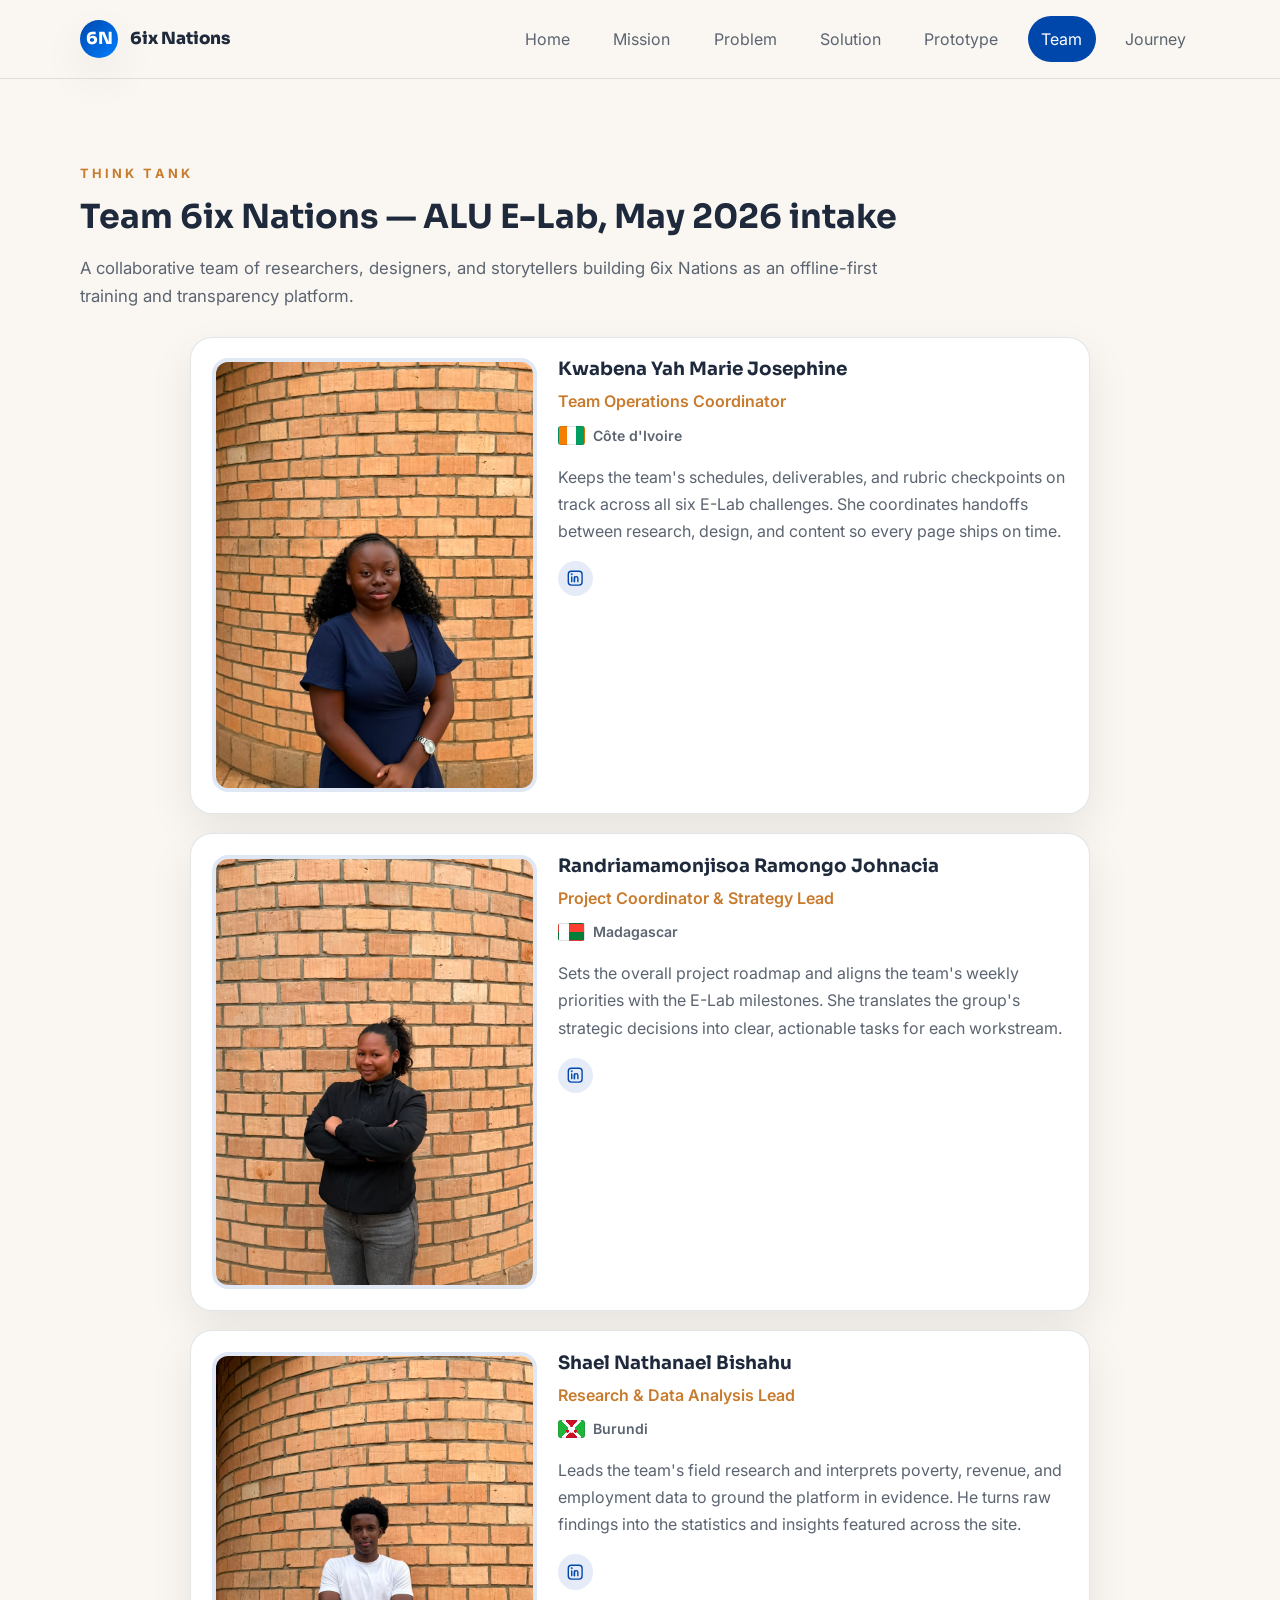
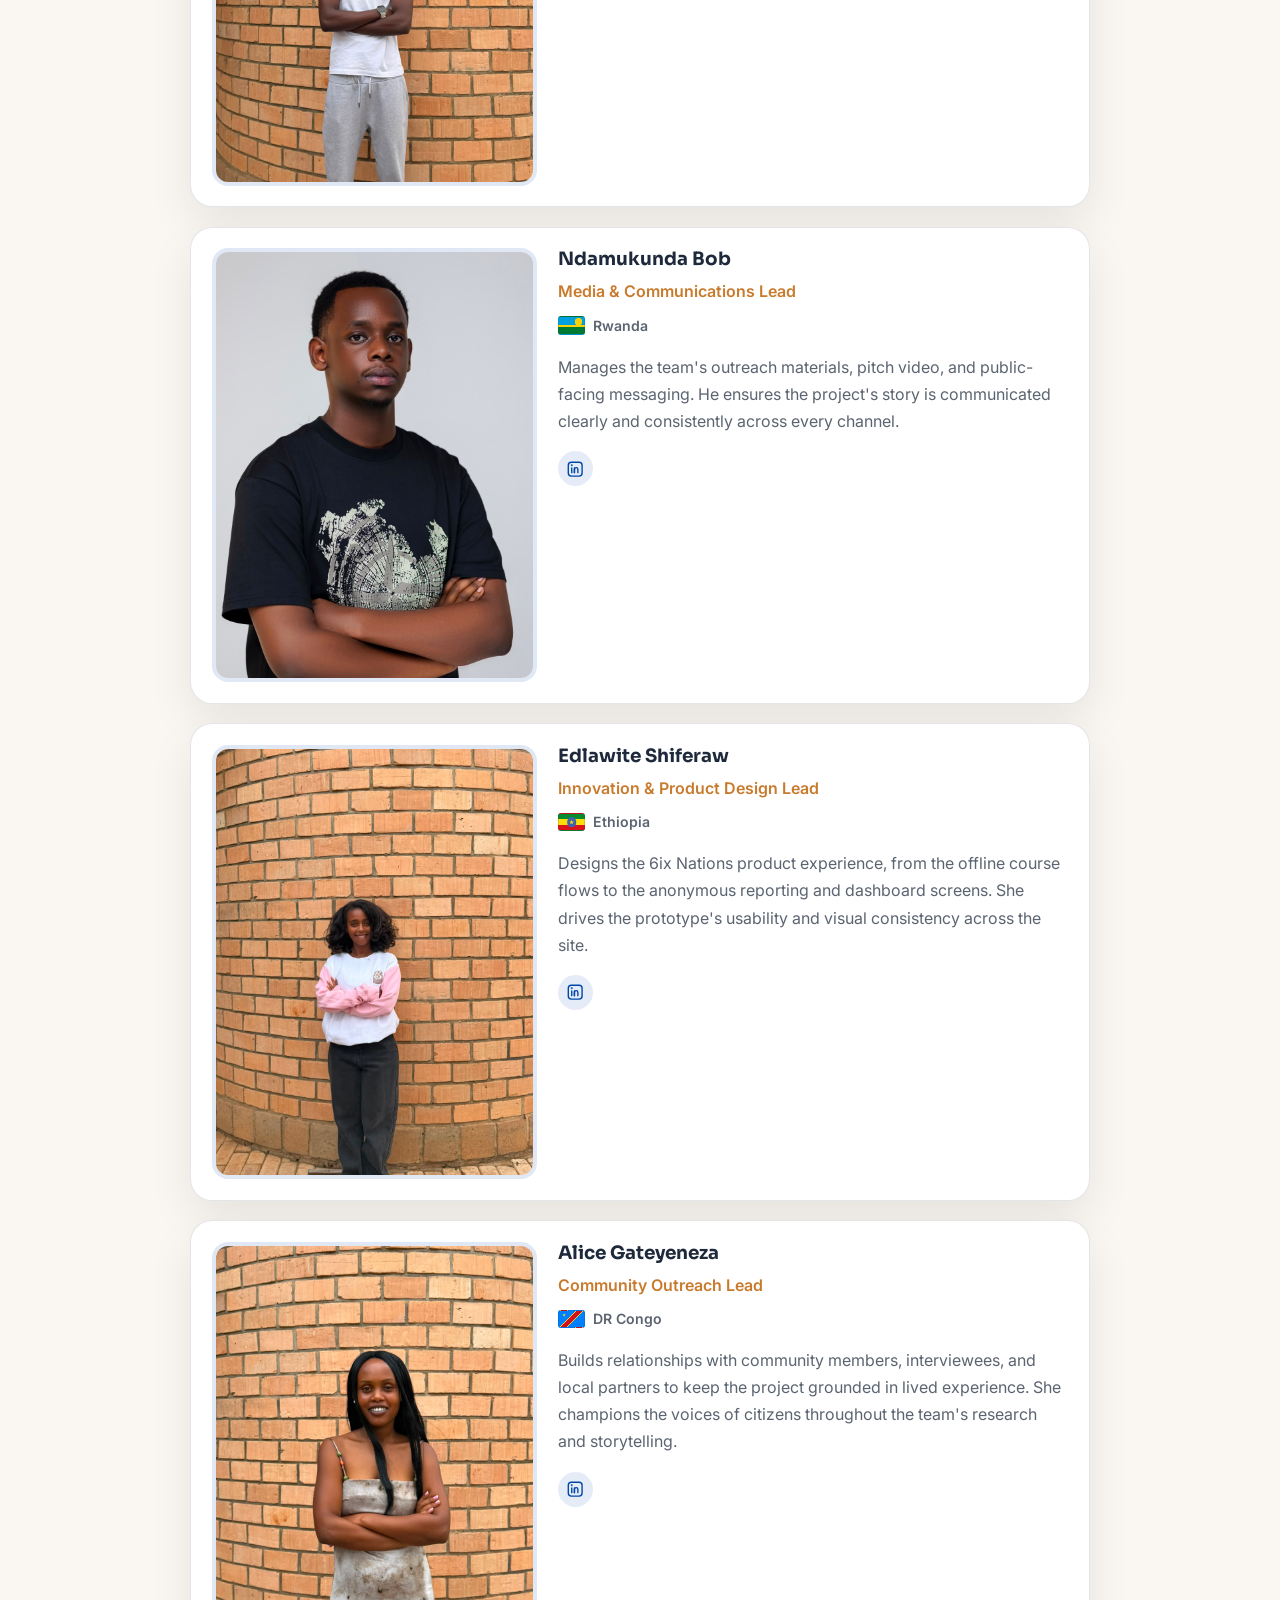
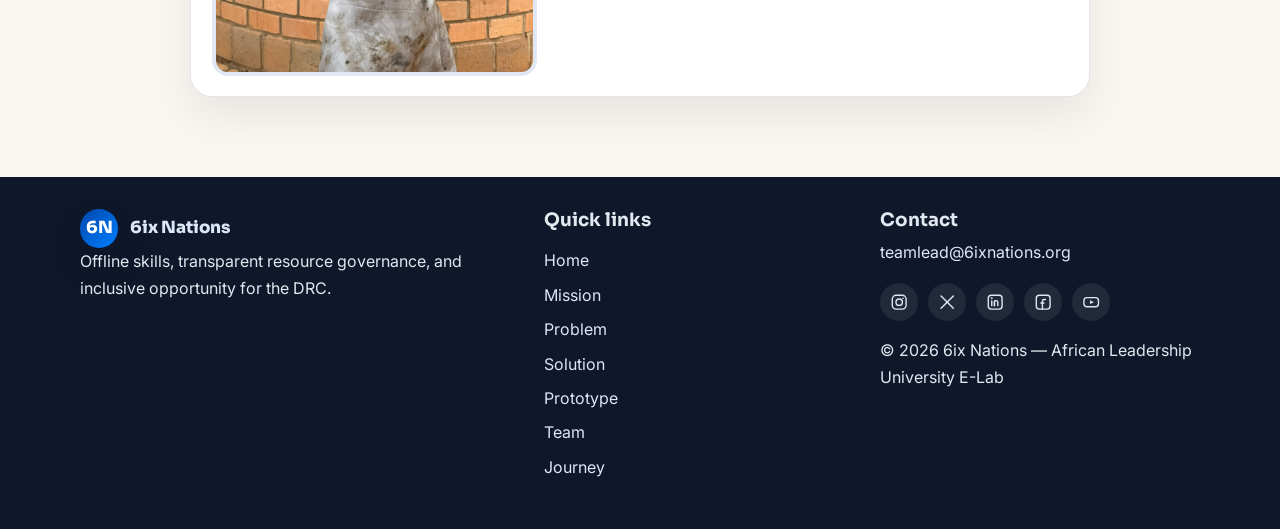
<file: team.html>
<!DOCTYPE html>
<html lang="en">

<head>
    <meta charset="UTF-8" />
    <meta name="viewport" content="width=device-width, initial-scale=1.0" />
    <title>6ix Nations | Team</title>
    <meta name="description" content="Meet the 6ix Nations think tank behind this ALU E-Lab project." />
    <meta property="og:title" content="6ix Nations | Team" />
    <meta property="og:description" content="Meet the 6ix Nations think tank behind this ALU E-Lab project." />
    <meta property="og:type" content="website" />
    <meta property="og:image"
        content="https://images.unsplash.com/photo-1522202176988-66273c2fd55f?auto=format&fit=crop&w=1200&q=80" />
    <meta name="twitter:card" content="summary_large_image" />
    <link rel="preconnect" href="https://fonts.googleapis.com" />
    <link rel="preconnect" href="https://fonts.gstatic.com" crossorigin />
    <link
        href="https://fonts.googleapis.com/css2?family=Inter:wght@400;500;600;700&family=Sora:wght@600;700;800&display=swap"
        rel="stylesheet" />
    <link rel="icon" type="image/svg+xml" href="assets/images/favicon.svg" />
    <link rel="stylesheet" href="assets/css/styles.css" />
</head>

<body data-page="team">
    <header class="site-header">
        <div class="container nav-wrap">
            <a class="brand" href="index.html">
                <span class="brand-mark">6N</span>
                <span class="brand-text">6ix Nations</span>
            </a>
            <button class="nav-toggle" aria-label="Toggle navigation" aria-expanded="false">
                <span></span><span></span><span></span>
            </button>
            <nav class="site-nav" aria-label="Primary navigation">
                <a href="index.html">Home</a>
                <a href="mission.html">Mission</a>
                <a href="problem.html">Problem</a>
                <a href="solution.html">Solution</a>
                <a href="prototype.html">Prototype</a>
                <a href="team.html" class="active">Team</a>
                <a href="journey.html">Journey</a>
            </nav>
        </div>
    </header>

    <main>
        <section class="section">
            <div class="container reveal">
                <div class="section-heading">
                    <p class="eyebrow">Think tank</p>
                    <h2>Team 6ix Nations — ALU E-Lab, May 2026 intake</h2>
                    <p class="lead">A collaborative team of researchers, designers, and storytellers building
                        6ix Nations as an offline-first training and transparency platform.</p>
                </div>
                <div class="team-grid">
                    <article class="team-card">
                        <div class="profile-photo">
                            <img src="assets/images/Kwabena Yah Marie Josephine.jpeg"
                                alt="Profile photo of Kwabena Yah Marie Josephine" loading="lazy" />
                        </div>
                        <div class="team-info">
                            <h3>Kwabena Yah Marie Josephine</h3>
                            <p class="role">Team Operations Coordinator</p>
                            <p class="country"><span class="flag flag-ci" aria-hidden="true"></span> Côte d'Ivoire</p>
                            <p class="profile-description">Keeps the team's schedules, deliverables, and rubric
                                checkpoints on track across all six E-Lab challenges. She coordinates handoffs between
                                research, design, and content so every page ships on time.</p>
                            <!-- TEAM: replace with real profile link -->
                            <div class="social-links">
                                <a href="https://linkedin.com/in/kwabena-yah-marie-josephine" target="_blank"
                                    rel="noopener" aria-label="Kwabena Yah Marie Josephine on LinkedIn">
                                    <svg viewBox="0 0 24 24" fill="none" stroke="currentColor" stroke-width="1.8"
                                        stroke-linecap="round" stroke-linejoin="round">
                                        <rect x="3" y="3" width="18" height="18" rx="4" />
                                        <line x1="7.5" y1="10.5" x2="7.5" y2="16.5" />
                                        <circle cx="7.5" cy="7" r="0.4" fill="currentColor" />
                                        <path d="M11 16.5v-4.2c0-1.4 1.1-2.3 2.3-2.3 1.3 0 2.2.9 2.2 2.3v4.2" />
                                        <line x1="11" y1="10.5" x2="11" y2="16.5" />
                                    </svg>
                                </a>
                            </div>
                        </div>
                    </article>
                    <article class="team-card">
                        <div class="profile-photo">
                            <img src="assets/images/Randriamamonjisoa Ramongo Johnacia.jpeg"
                                alt="Profile photo of Randriamamonjisoa Ramongo Johnacia" loading="lazy" />
                        </div>
                        <div class="team-info">
                            <h3>Randriamamonjisoa Ramongo Johnacia</h3>
                            <p class="role">Project Coordinator & Strategy Lead</p>
                            <p class="country"><span class="flag flag-mg" aria-hidden="true"></span> Madagascar</p>
                            <p class="profile-description">Sets the overall project roadmap and aligns the team's
                                weekly priorities with the E-Lab milestones. She translates the group's strategic
                                decisions into clear, actionable tasks for each workstream.</p>
                            <!-- TEAM: replace with real profile link -->
                            <div class="social-links">
                                <a href="https://linkedin.com/in/randriamamonjisoa-ramongo-johnacia" target="_blank"
                                    rel="noopener" aria-label="Randriamamonjisoa Ramongo Johnacia on LinkedIn">
                                    <svg viewBox="0 0 24 24" fill="none" stroke="currentColor" stroke-width="1.8"
                                        stroke-linecap="round" stroke-linejoin="round">
                                        <rect x="3" y="3" width="18" height="18" rx="4" />
                                        <line x1="7.5" y1="10.5" x2="7.5" y2="16.5" />
                                        <circle cx="7.5" cy="7" r="0.4" fill="currentColor" />
                                        <path d="M11 16.5v-4.2c0-1.4 1.1-2.3 2.3-2.3 1.3 0 2.2.9 2.2 2.3v4.2" />
                                        <line x1="11" y1="10.5" x2="11" y2="16.5" />
                                    </svg>
                                </a>
                            </div>
                        </div>
                    </article>
                    <article class="team-card">
                        <div class="profile-photo">
                            <img src="assets/images/Shael Nathanael Bishahu.jpeg"
                                alt="Profile photo of Shael Nathanael Bishahu" loading="lazy" />
                        </div>
                        <div class="team-info">
                            <h3>Shael Nathanael Bishahu</h3>
                            <p class="role">Research & Data Analysis Lead</p>
                            <p class="country"><span class="flag flag-bi" aria-hidden="true"></span> Burundi</p>
                            <p class="profile-description">Leads the team's field research and interprets poverty,
                                revenue, and employment data to ground the platform in evidence. He turns raw findings
                                into the statistics and insights featured across the site.</p>
                            <!-- TEAM: replace with real profile link -->
                            <div class="social-links">
                                <a href="https://linkedin.com/in/shael-nathanael-bishahu" target="_blank"
                                    rel="noopener" aria-label="Shael Nathanael Bishahu on LinkedIn">
                                    <svg viewBox="0 0 24 24" fill="none" stroke="currentColor" stroke-width="1.8"
                                        stroke-linecap="round" stroke-linejoin="round">
                                        <rect x="3" y="3" width="18" height="18" rx="4" />
                                        <line x1="7.5" y1="10.5" x2="7.5" y2="16.5" />
                                        <circle cx="7.5" cy="7" r="0.4" fill="currentColor" />
                                        <path d="M11 16.5v-4.2c0-1.4 1.1-2.3 2.3-2.3 1.3 0 2.2.9 2.2 2.3v4.2" />
                                        <line x1="11" y1="10.5" x2="11" y2="16.5" />
                                    </svg>
                                </a>
                            </div>
                        </div>
                    </article>
                    <article class="team-card">
                        <div class="profile-photo">
                            <img src="assets/images/Ndamukunda Bob.jpeg" alt="Profile photo of Ndamukunda Bob"
                                loading="lazy" />
                        </div>
                        <div class="team-info">
                            <h3>Ndamukunda Bob</h3>
                            <p class="role">Media & Communications Lead</p>
                            <p class="country"><span class="flag flag-rw" aria-hidden="true"></span> Rwanda</p>
                            <p class="profile-description">Manages the team's outreach materials, pitch video, and
                                public-facing messaging. He ensures the project's story is communicated clearly and
                                consistently across every channel.</p>
                            <!-- TEAM: replace with real profile link -->
                            <div class="social-links">
                                <a href="https://linkedin.com/in/ndamukunda-bob" target="_blank" rel="noopener"
                                    aria-label="Ndamukunda Bob on LinkedIn">
                                    <svg viewBox="0 0 24 24" fill="none" stroke="currentColor" stroke-width="1.8"
                                        stroke-linecap="round" stroke-linejoin="round">
                                        <rect x="3" y="3" width="18" height="18" rx="4" />
                                        <line x1="7.5" y1="10.5" x2="7.5" y2="16.5" />
                                        <circle cx="7.5" cy="7" r="0.4" fill="currentColor" />
                                        <path d="M11 16.5v-4.2c0-1.4 1.1-2.3 2.3-2.3 1.3 0 2.2.9 2.2 2.3v4.2" />
                                        <line x1="11" y1="10.5" x2="11" y2="16.5" />
                                    </svg>
                                </a>
                            </div>
                        </div>
                    </article>
                    <article class="team-card">
                        <div class="profile-photo">
                            <img src="assets/images/Edlawite shiferaw.jpeg" alt="Profile photo of Edlawite Shiferaw"
                                loading="lazy" />
                        </div>
                        <div class="team-info">
                            <h3>Edlawite Shiferaw</h3>
                            <p class="role">Innovation & Product Design Lead</p>
                            <p class="country"><span class="flag flag-et" aria-hidden="true"></span> Ethiopia</p>
                            <p class="profile-description">Designs the 6ix Nations product experience, from the
                                offline course flows to the anonymous reporting and dashboard screens. She drives the
                                prototype's usability and visual consistency across the site.</p>
                            <!-- TEAM: replace with real profile link -->
                            <div class="social-links">
                                <a href="https://linkedin.com/in/edlawite-shiferaw" target="_blank" rel="noopener"
                                    aria-label="Edlawite Shiferaw on LinkedIn">
                                    <svg viewBox="0 0 24 24" fill="none" stroke="currentColor" stroke-width="1.8"
                                        stroke-linecap="round" stroke-linejoin="round">
                                        <rect x="3" y="3" width="18" height="18" rx="4" />
                                        <line x1="7.5" y1="10.5" x2="7.5" y2="16.5" />
                                        <circle cx="7.5" cy="7" r="0.4" fill="currentColor" />
                                        <path d="M11 16.5v-4.2c0-1.4 1.1-2.3 2.3-2.3 1.3 0 2.2.9 2.2 2.3v4.2" />
                                        <line x1="11" y1="10.5" x2="11" y2="16.5" />
                                    </svg>
                                </a>
                            </div>
                        </div>
                    </article>
                    <article class="team-card">
                        <div class="profile-photo">
                            <img src="assets/images/Alice Gateyeneza.jpeg" alt="Profile photo of Alice Gateyeneza"
                                loading="lazy" />
                        </div>
                        <div class="team-info">
                            <h3>Alice Gateyeneza</h3>
                            <p class="role">Community Outreach Lead</p>
                            <p class="country"><span class="flag flag-cd" aria-hidden="true"></span> DR Congo</p>
                            <p class="profile-description">Builds relationships with community members, interviewees,
                                and local partners to keep the project grounded in lived experience. She champions
                                the voices of citizens throughout the team's research and storytelling.</p>
                            <!-- TEAM: replace with real profile link -->
                            <div class="social-links">
                                <a href="https://linkedin.com/in/alice-gateyeneza" target="_blank" rel="noopener"
                                    aria-label="Alice Gateyeneza on LinkedIn">
                                    <svg viewBox="0 0 24 24" fill="none" stroke="currentColor" stroke-width="1.8"
                                        stroke-linecap="round" stroke-linejoin="round">
                                        <rect x="3" y="3" width="18" height="18" rx="4" />
                                        <line x1="7.5" y1="10.5" x2="7.5" y2="16.5" />
                                        <circle cx="7.5" cy="7" r="0.4" fill="currentColor" />
                                        <path d="M11 16.5v-4.2c0-1.4 1.1-2.3 2.3-2.3 1.3 0 2.2.9 2.2 2.3v4.2" />
                                        <line x1="11" y1="10.5" x2="11" y2="16.5" />
                                    </svg>
                                </a>
                            </div>
                        </div>
                    </article>
                </div>
            </div>
        </section>
    </main>

    <footer class="site-footer">
        <div class="container footer-grid">
            <div>
                <a class="brand footer-brand" href="index.html">
                    <span class="brand-mark">6N</span>
                    <span class="brand-text">6ix Nations</span>
                </a>
                <p>Offline skills, transparent resource governance, and inclusive opportunity for the DRC.</p>
            </div>
            <div>
                <h3>Quick links</h3>
                <ul>
                    <li><a href="index.html">Home</a></li>
                    <li><a href="mission.html">Mission</a></li>
                    <li><a href="problem.html">Problem</a></li>
                    <li><a href="solution.html">Solution</a></li>
                    <li><a href="prototype.html">Prototype</a></li>
                    <li><a href="team.html">Team</a></li>
                    <li><a href="journey.html">Journey</a></li>
                </ul>
            </div>
            <div>
                <h3>Contact</h3>
                <p><a href="mailto:teamlead@6ixnations.org">teamlead@6ixnations.org</a></p>
                <!-- TEAM: replace with your real social handles -->
                <div class="social-links">
                    <a href="https://instagram.com/6ixnations" target="_blank" rel="noopener"
                        aria-label="6ix Nations on Instagram">
                        <svg viewBox="0 0 24 24" fill="none" stroke="currentColor" stroke-width="1.8"
                            stroke-linecap="round" stroke-linejoin="round">
                            <rect x="3" y="3" width="18" height="18" rx="5" />
                            <circle cx="12" cy="12" r="4.2" />
                            <circle cx="17" cy="7" r="1" fill="currentColor" stroke="none" />
                        </svg>
                    </a>
                    <a href="https://x.com/6ixnations" target="_blank" rel="noopener"
                        aria-label="6ix Nations on X">
                        <svg viewBox="0 0 24 24" fill="none" stroke="currentColor" stroke-width="1.8"
                            stroke-linecap="round" stroke-linejoin="round">
                            <path d="M4 4l16 16" />
                            <path d="M20 4L4 20" />
                        </svg>
                    </a>
                    <a href="https://linkedin.com/company/6ixnations" target="_blank" rel="noopener"
                        aria-label="6ix Nations on LinkedIn">
                        <svg viewBox="0 0 24 24" fill="none" stroke="currentColor" stroke-width="1.8"
                            stroke-linecap="round" stroke-linejoin="round">
                            <rect x="3" y="3" width="18" height="18" rx="4" />
                            <line x1="7.5" y1="10.5" x2="7.5" y2="16.5" />
                            <circle cx="7.5" cy="7" r="0.4" fill="currentColor" />
                            <path d="M11 16.5v-4.2c0-1.4 1.1-2.3 2.3-2.3 1.3 0 2.2.9 2.2 2.3v4.2" />
                            <line x1="11" y1="10.5" x2="11" y2="16.5" />
                        </svg>
                    </a>
                    <a href="https://facebook.com/6ixnations" target="_blank" rel="noopener"
                        aria-label="6ix Nations on Facebook">
                        <svg viewBox="0 0 24 24" fill="none" stroke="currentColor" stroke-width="1.8"
                            stroke-linecap="round" stroke-linejoin="round">
                            <rect x="3" y="3" width="18" height="18" rx="4" />
                            <path d="M15 8.5h-2a2 2 0 0 0-2 2V21" />
                            <path d="M9 13h4" />
                        </svg>
                    </a>
                    <a href="https://youtube.com/@6ixnations" target="_blank" rel="noopener"
                        aria-label="6ix Nations on YouTube">
                        <svg viewBox="0 0 24 24" fill="none" stroke="currentColor" stroke-width="1.8"
                            stroke-linecap="round" stroke-linejoin="round">
                            <rect x="2.5" y="6" width="19" height="12" rx="4" />
                            <path d="M10.5 9.5l5 2.5-5 2.5v-5Z" fill="currentColor" stroke="none" />
                        </svg>
                    </a>
                </div>
                <p>© 2026 6ix Nations — African Leadership University E-Lab</p>
            </div>
        </div>
    </footer>

    <script src="assets/js/main.js"></script>
</body>

</html>
</file>
<file: assets/css/styles.css>
:root {
    --primary: #0047AB;
    --primary-2: #007FFF;
    --accent: #C97B2D;
    --background: #FAF7F2;
    --text: #1E293B;
    --muted: #5b6470;
    --surface: #ffffff;
    --border: rgba(30, 41, 59, 0.12);
    --shadow: 0 18px 45px rgba(0, 0, 0, 0.08);
    --radius: 22px;
}

* {
    box-sizing: border-box;
}

html {
    scroll-behavior: smooth;
}

body {
    margin: 0;
    font-family: 'Inter', sans-serif;
    color: var(--text);
    background: var(--background);
    line-height: 1.7;
}

main {
    min-height: 100vh;
}

a {
    color: inherit;
    text-decoration: none;
}

img {
    max-width: 100%;
    display: block;
}

iframe {
    border: 0;
}

.container {
    width: min(1120px, calc(100% - 2rem));
    margin: 0 auto;
}

.section {
    padding: 5rem 0;
}

.alt-bg {
    background: linear-gradient(180deg, rgba(0, 71, 171, 0.04) 0%, rgba(0, 71, 171, 0.01) 100%);
}

.site-header {
    position: sticky;
    top: 0;
    z-index: 1000;
    background: rgba(250, 247, 242, 0.94);
    backdrop-filter: blur(12px);
    border-bottom: 1px solid var(--border);
}

.nav-wrap {
    display: flex;
    align-items: center;
    justify-content: space-between;
    padding: 1rem 0;
    gap: 1rem;
}

.brand {
    display: inline-flex;
    align-items: center;
    gap: 0.7rem;
    font-weight: 800;
    font-family: 'Sora', sans-serif;
    font-size: 1.05rem;
}

.brand-mark {
    display: inline-grid;
    place-items: center;
    width: 2.4rem;
    height: 2.4rem;
    border-radius: 999px;
    background: linear-gradient(135deg, var(--primary), var(--primary-2));
    color: white;
    box-shadow: var(--shadow);
}

.site-nav {
    display: flex;
    gap: 1rem;
    align-items: center;
}

.site-nav a {
    padding: 0.6rem 0.85rem;
    border-radius: 999px;
    color: var(--muted);
    transition: all 0.2s ease;
}

.site-nav a:hover,
.site-nav a.active {
    background: var(--primary);
    color: white;
}

.nav-toggle {
    display: none;
    background: transparent;
    border: 0;
    padding: 0.3rem;
}

.nav-toggle span {
    display: block;
    width: 1.5rem;
    height: 2px;
    background: var(--text);
    margin: 0.25rem 0;
}

.hero {
    padding: 4.5rem 0 3rem;
}

.hero-grid {
    display: grid;
    grid-template-columns: 1.15fr 0.85fr;
    gap: 2rem;
    align-items: center;
}

.eyebrow {
    display: inline-block;
    margin-bottom: 0.8rem;
    text-transform: uppercase;
    letter-spacing: 0.24em;
    color: var(--accent);
    font-size: 0.8rem;
    font-weight: 700;
}

h1,
h2,
h3 {
    font-family: 'Sora', sans-serif;
    line-height: 1.2;
}

h1 {
    font-size: clamp(2rem, 4vw, 3.6rem);
    margin: 0 0 1rem;
}

h2 {
    font-size: clamp(1.6rem, 2.6vw, 2.3rem);
    margin: 0 0 1rem;
}

h3 {
    font-size: 1.15rem;
    margin: 0 0 0.5rem;
}

p {
    margin: 0 0 1rem;
}

.lead {
    font-size: 1.05rem;
    color: var(--muted);
    max-width: 820px;
}

.welcome-msg {
    font-size: 1.15rem;
    font-weight: 700;
    color: var(--accent);
    max-width: 820px;
    margin: 0 0 0.9rem;
}

.hero-copy {
    font-size: 1.1rem;
    color: var(--muted);
    max-width: 620px;
}

.hero-actions {
    display: flex;
    flex-wrap: wrap;
    gap: 1rem;
    margin-top: 1.5rem;
}

.btn {
    display: inline-flex;
    align-items: center;
    justify-content: center;
    min-height: 2.9rem;
    padding: 0.8rem 1.2rem;
    border-radius: 999px;
    font-weight: 700;
    transition: transform 0.2s ease, box-shadow 0.2s ease;
    border: 1px solid transparent;
}

.btn:hover {
    transform: translateY(-2px);
    box-shadow: var(--shadow);
}

.btn-primary {
    background: var(--accent);
    color: white;
}

.btn-secondary {
    background: transparent;
    border-color: var(--primary);
    color: var(--primary);
}

/* Backcompat for earlier markup versions */
.btn.primary {
    background: var(--accent);
    color: white;
}

.btn.ghost {
    background: transparent;
    border: 1px solid var(--primary);
    color: var(--primary);
}

/* Primary nav alias used on some pages */
.primary-nav {
    display: flex;
    gap: 1rem;
    align-items: center;
}

.primary-nav a {
    padding: 0.6rem 0.85rem;
    border-radius: 999px;
    color: var(--muted);
}

.primary-nav a:hover,
.primary-nav a.active {
    background: var(--primary);
    color: white;
}

.hero-card,
.info-card,
.stat-card,
.team-card,
.timeline-card,
.table-card,
.phone-frame,
.prototype-side-card {
    background: var(--surface);
    border: 1px solid var(--border);
    border-radius: var(--radius);
    box-shadow: var(--shadow);
}

.hero-card img {
    width: 100%;
    border-radius: calc(var(--radius) - 4px);
    object-fit: cover;
    aspect-ratio: 4 / 3;
}

.section-heading {
    margin-bottom: 1.6rem;
}

.stats-grid,
.card-grid,
.team-grid,
.gallery-grid {
    display: grid;
    gap: 1.2rem;
}

.team-grid {
    grid-template-columns: 1fr;
    max-width: 900px;
    margin: 0 auto;
    align-items: start;
}

.stats-grid {
    grid-template-columns: repeat(2, minmax(0, 1fr));
}

.card-grid.three-up {
    grid-template-columns: repeat(3, minmax(0, 1fr));
}

.info-card,
.stat-card,
.team-card,
.timeline-card,
.table-card,
.prototype-side-card {
    padding: 1.3rem;
}

.info-card .icon-badge {
    width: 2.8rem;
    height: 2.8rem;
    display: grid;
    place-items: center;
    border-radius: 50%;
    background: rgba(0, 71, 171, 0.12);
    margin-bottom: 1rem;
    color: var(--primary);
}

.info-card .icon-badge svg {
    width: 1.4rem;
    height: 1.4rem;
}

.stat-card h3 {
    font-size: 2rem;
    color: var(--primary);
}

.stat-card p {
    color: var(--muted);
}

.stat-card p span {
    display: block;
    margin-top: 0.3rem;
    font-size: 0.9rem;
    color: var(--accent);
}

.video-placeholder {
    position: relative;
    display: block;
    border-radius: var(--radius);
    overflow: hidden;
    aspect-ratio: 16 / 9;
    background: #0f172a;
}

.video-placeholder img {
    width: 100%;
    height: 100%;
    object-fit: cover;
    opacity: 0.8;
    transition: transform 0.3s ease, opacity 0.3s ease;
}

.video-placeholder:hover img {
    transform: scale(1.03);
    opacity: 1;
}

.video-placeholder .play-badge {
    position: absolute;
    top: 50%;
    left: 50%;
    transform: translate(-50%, -50%);
    width: 3.6rem;
    height: 3.6rem;
    border-radius: 50%;
    background: var(--accent);
    color: white;
    display: grid;
    place-items: center;
    font-size: 1.3rem;
    box-shadow: var(--shadow);
}

.video-placeholder .watch-label {
    position: absolute;
    bottom: 0.8rem;
    left: 0.8rem;
    background: rgba(15, 23, 42, 0.78);
    color: white;
    padding: 0.4rem 0.85rem;
    border-radius: 999px;
    font-size: 0.85rem;
    font-weight: 600;
}

.video-frame {
    position: relative;
    overflow: hidden;
    border-radius: var(--radius);
    background: #e6eefb;
    aspect-ratio: 16 / 9;
}

.video-frame iframe,
.small-video iframe {
    width: 100%;
    height: 100%;
}

.stepper {
    display: grid;
    gap: 1rem;
}

.step-card {
    position: relative;
    padding: 1.1rem 1.1rem 1.1rem 3.5rem;
    border-radius: var(--radius);
    background: var(--surface);
    border: 1px solid var(--border);
}

.step-card span {
    position: absolute;
    left: 1rem;
    top: 1rem;
    width: 1.8rem;
    height: 1.8rem;
    border-radius: 50%;
    display: grid;
    place-items: center;
    background: var(--accent);
    color: white;
    font-weight: 700;
}

.table-card {
    overflow: hidden;
}

table {
    width: 100%;
    border-collapse: collapse;
}

th,
td {
    padding: 0.9rem 1rem;
    text-align: left;
    border-bottom: 1px solid var(--border);
}

th {
    background: rgba(0, 71, 171, 0.06);
    color: var(--primary);
}

.chip-row {
    display: flex;
    flex-wrap: wrap;
    gap: 0.75rem;
    margin-top: 0.8rem;
}

.chip {
    padding: 0.7rem 0.9rem;
    border-radius: 999px;
    background: white;
    border: 1px solid var(--border);
    color: var(--primary);
    font-weight: 600;
}

.chip-row.secondary .chip {
    background: rgba(201, 123, 45, 0.1);
    color: var(--accent);
}

.prototype-wrap {
    display: grid;
    gap: 1.3rem;
    grid-template-columns: 1fr 0.8fr;
    align-items: start;
}

.phone-frame {
    padding: 1.2rem;
}

.phone-screen {
    display: flex;
    flex-direction: column;
    height: 560px;
    border-radius: 2rem;
    background: linear-gradient(180deg, #f7f4ee, #fefefe);
    padding: 1rem;
    border: 8px solid #18212d;
}

.phone-content {
    flex: 1;
    overflow-y: auto;
}

.screen {
    display: none;
}

.screen.active {
    display: block;
}

.screen-header {
    display: flex;
    justify-content: space-between;
    align-items: center;
    margin-bottom: 1rem;
}

.screen-card {
    border-radius: 1rem;
    background: rgba(0, 71, 171, 0.07);
    padding: 1rem;
    margin-bottom: 1rem;
}

.screen-link {
    border: 0;
    background: var(--primary);
    color: white;
    padding: 0.65rem 0.9rem;
    border-radius: 999px;
    cursor: pointer;
    font-weight: 600;
}

.screen-link.full {
    width: 100%;
    margin-top: 0.6rem;
}

.mock-form {
    display: grid;
    gap: 0.6rem;
}

.mock-form input,
.mock-form textarea {
    padding: 0.7rem;
    border-radius: 0.7rem;
    border: 1px solid var(--border);
    font: inherit;
}

.bar-chart {
    display: grid;
    gap: 0.85rem;
    margin-top: 1rem;
}

.bar-row {
    display: grid;
    grid-template-columns: 70px 1fr;
    align-items: center;
    gap: 0.7rem;
}

.bar {
    height: 10px;
    border-radius: 999px;
    background: rgba(0, 71, 171, 0.12);
    overflow: hidden;
}

.bar i {
    display: block;
    background: linear-gradient(90deg, var(--accent), var(--primary));
    border-radius: inherit;
}

.phone-tabbar {
    display: flex;
    justify-content: space-between;
    gap: 0.2rem;
    padding-top: 0.7rem;
    margin-top: 0.6rem;
    border-top: 1px solid var(--border);
}

.tab-btn {
    flex: 1;
    display: flex;
    flex-direction: column;
    align-items: center;
    gap: 0.2rem;
    background: transparent;
    color: var(--muted);
    padding: 0.35rem 0.2rem;
    border-radius: 0.9rem;
    font-size: 0.65rem;
}

.tab-btn svg {
    width: 1.2rem;
    height: 1.2rem;
}

.tab-btn.active {
    background: rgba(0, 71, 171, 0.1);
    color: var(--primary);
}

.quick-grid {
    display: grid;
    grid-template-columns: repeat(2, 1fr);
    gap: 0.7rem;
}

.quick-tile {
    display: flex;
    flex-direction: column;
    align-items: center;
    gap: 0.4rem;
    background: rgba(0, 71, 171, 0.07);
    color: var(--primary);
    padding: 0.9rem 0.5rem;
    border-radius: 1rem;
    font-size: 0.8rem;
}

.quick-tile svg {
    width: 1.3rem;
    height: 1.3rem;
}

.list-item {
    display: flex;
    align-items: center;
    gap: 0.75rem;
    width: 100%;
    text-align: left;
    background: white;
    color: var(--text);
    border: 1px solid var(--border);
    border-radius: 1rem;
    padding: 0.75rem;
    margin-bottom: 0.7rem;
    font: inherit;
    cursor: pointer;
}

.list-item-icon {
    flex-shrink: 0;
    width: 2.4rem;
    height: 2.4rem;
    display: grid;
    place-items: center;
    border-radius: 50%;
    background: rgba(0, 71, 171, 0.1);
    color: var(--primary);
}

.list-item-icon svg {
    width: 1.2rem;
    height: 1.2rem;
}

.list-item h4 {
    margin: 0 0 0.15rem;
    font-size: 0.9rem;
}

.list-item p {
    margin: 0;
    font-size: 0.78rem;
    color: var(--muted);
}

.progress-bar {
    height: 8px;
    border-radius: 999px;
    background: rgba(0, 71, 171, 0.12);
    overflow: hidden;
    margin: 0.7rem 0 0.4rem;
}

.progress-bar i {
    display: block;
    height: 100%;
    background: linear-gradient(90deg, var(--accent), var(--primary));
    border-radius: inherit;
}

.toggle-row {
    display: flex;
    gap: 0.5rem;
    margin-bottom: 0.8rem;
}

.toggle-btn {
    flex: 1;
    border: 1px solid var(--border);
    background: white;
    color: var(--muted);
    padding: 0.55rem;
    border-radius: 999px;
    font-weight: 600;
    cursor: pointer;
}

.toggle-btn.active {
    background: var(--primary);
    border-color: var(--primary);
    color: white;
}

.msg-item {
    display: flex;
    gap: 0.7rem;
    background: white;
    border: 1px solid var(--border);
    border-radius: 1rem;
    padding: 0.75rem;
    margin-bottom: 0.7rem;
}

.msg-avatar {
    flex-shrink: 0;
    width: 2.4rem;
    height: 2.4rem;
    display: grid;
    place-items: center;
    border-radius: 50%;
    background: var(--accent);
    color: white;
    font-weight: 700;
    font-size: 0.75rem;
}

.msg-item h4 {
    margin: 0 0 0.15rem;
    font-size: 0.9rem;
}

.msg-item p {
    margin: 0;
    font-size: 0.78rem;
    color: var(--muted);
}

.team-card {
    display: flex;
    align-items: stretch;
    gap: 1.3rem;
    text-align: left;
}

.team-card img {
    width: 100%;
    height: 100%;
    min-height: 220px;
    aspect-ratio: 3 / 4;
    object-fit: cover;
    border-radius: 1rem;
    border: 4px solid rgba(0, 71, 171, 0.12);
    display: block;
}

.profile-photo {
    position: relative;
    flex: 0 0 38%;
}

.team-info {
    flex: 1;
    min-width: 0;
}

@media (max-width: 640px) {
    .team-card {
        flex-direction: column;
    }

    .profile-photo {
        flex: none;
    }

    .team-card img {
        aspect-ratio: 4 / 3;
        min-height: 0;
    }
}

.profile-description {
    color: var(--muted);
}

.role {
    color: var(--accent);
    font-weight: 600;
}

.country {
    display: flex;
    align-items: center;
    gap: 0.5rem;
    color: var(--muted);
    font-size: 0.88rem;
    font-weight: 600;
    margin-top: -0.5rem;
}

.flag {
    display: inline-block;
    position: relative;
    flex-shrink: 0;
    width: 1.7rem;
    height: 1.15rem;
    border-radius: 3px;
    border: 1px solid rgba(30, 41, 59, 0.15);
    background-size: 100% 100%;
    overflow: hidden;
}

.flag-ci {
    background-image: linear-gradient(to right,
            #F77F00 0% 33.33%,
            #ffffff 33.33% 66.66%,
            #009E60 66.66% 100%);
}

.flag-mg {
    background-image:
        linear-gradient(to right, #ffffff 0% 40%, transparent 40% 100%),
        linear-gradient(to bottom, #FC3D32 0% 50%, #007E3A 50% 100%);
}

.flag-bi {
    background-image:
        radial-gradient(circle at 50% 30%, #CE1126 7%, transparent 8%),
        radial-gradient(circle at 34% 65%, #CE1126 7%, transparent 8%),
        radial-gradient(circle at 66% 65%, #CE1126 7%, transparent 8%),
        radial-gradient(circle at 50% 50%, #ffffff 24%, transparent 25%),
        linear-gradient(45deg, transparent calc(50% - 1.2px), #ffffff calc(50% - 1.2px), #ffffff calc(50% + 1.2px), transparent calc(50% + 1.2px)),
        linear-gradient(-45deg, transparent calc(50% - 1.2px), #ffffff calc(50% - 1.2px), #ffffff calc(50% + 1.2px), transparent calc(50% + 1.2px)),
        conic-gradient(from -45deg at 50% 50%, #CE1126 0deg 90deg, #1EB53A 90deg 180deg, #CE1126 180deg 270deg, #1EB53A 270deg 360deg);
}

.flag-rw {
    background-image:
        radial-gradient(circle at 78% 28%, #FAD201 16%, transparent 17%),
        linear-gradient(to bottom,
            #00A1DE 0% 50%,
            #FAD201 50% 60%,
            #007A33 60% 100%);
}

.flag-et {
    background-image: linear-gradient(to bottom,
            #078930 0% 33.33%,
            #FCDD09 33.33% 66.66%,
            #DA121A 66.66% 100%);
}

.flag-et::before {
    content: "";
    position: absolute;
    top: 50%;
    left: 50%;
    width: 0.6rem;
    height: 0.6rem;
    border-radius: 50%;
    background: #3E62AD;
    transform: translate(-50%, -50%);
}

.flag-et::after {
    content: "";
    position: absolute;
    top: 50%;
    left: 50%;
    width: 0.32rem;
    height: 0.32rem;
    background: #FCDD09;
    transform: translate(-50%, -50%);
    clip-path: polygon(50% 0%, 61% 35%, 98% 35%, 68% 57%, 79% 91%, 50% 70%, 21% 91%, 32% 57%, 2% 35%, 39% 35%);
}

.flag-cd {
    background-image: linear-gradient(135deg,
            #007FFF 0% 40%,
            #F7D618 40% 43%,
            #CE1021 43% 57%,
            #F7D618 57% 60%,
            #007FFF 60% 100%);
}

.flag-cd::after {
    content: "";
    position: absolute;
    top: 0.15rem;
    left: 0.2rem;
    width: 0.24rem;
    height: 0.24rem;
    background: #F7D618;
    clip-path: polygon(50% 0%, 61% 35%, 98% 35%, 68% 57%, 79% 91%, 50% 70%, 21% 91%, 32% 57%, 2% 35%, 39% 35%);
}

.social-links {
    display: flex;
    flex-wrap: wrap;
    gap: 0.6rem;
    margin: 0.8rem 0 1rem;
}

.social-links a {
    display: inline-grid;
    place-items: center;
    width: 2.4rem;
    height: 2.4rem;
    border-radius: 50%;
    background: rgba(255, 255, 255, 0.08);
    color: #dce8f8;
    transition: background 0.2s ease, color 0.2s ease, transform 0.2s ease;
}

.social-links a:hover {
    background: var(--accent);
    color: white;
    transform: translateY(-2px);
}

.social-links svg {
    width: 1.15rem;
    height: 1.15rem;
}

.team-card .social-links {
    justify-content: flex-start;
    margin-bottom: 0;
}

.team-card .social-links a {
    width: 2.2rem;
    height: 2.2rem;
    background: rgba(0, 71, 171, 0.1);
    color: var(--primary);
}

.team-card .social-links a:hover {
    background: var(--accent);
    color: white;
}

.timeline {
    display: grid;
    gap: 1.2rem;
}

.timeline-card {
    display: grid;
    gap: 1rem;
    grid-template-columns: 70px 1fr;
}

.timeline-number {
    font-size: 1.3rem;
    font-weight: 800;
    color: var(--accent);
}

.note {
    color: var(--accent);
    font-weight: 600;
}

.gallery-grid {
    grid-template-columns: repeat(3, minmax(0, 1fr));
}

.gallery-grid.small {
    grid-template-columns: repeat(2, minmax(0, 1fr));
}

.gallery-grid img {
    width: 100%;
    height: 220px;
    object-fit: cover;
    border-radius: 1rem;
}

.site-footer {
    padding: 2rem 0;
    background: #0f172a;
    color: #e2e8f0;
}

.footer-grid {
    display: grid;
    gap: 1rem;
    grid-template-columns: 1.4fr 1fr 1fr;
    align-items: start;
}

.footer-grid>div {
    min-width: 0;
}

.footer-brand {
    color: white;
}

.site-footer ul {
    list-style: none;
    padding: 0;
    display: grid;
    gap: 0.45rem;
}

.site-footer a {
    color: #dce8f8;
}

.reveal {
    opacity: 0;
    transform: translateY(18px);
    transition: opacity 0.6s ease, transform 0.6s ease;
}

.reveal.is-visible {
    opacity: 1;
    transform: none;
}

@media (max-width: 900px) {

    .card-grid.three-up,
    .gallery-grid,
    .footer-grid,
    .prototype-wrap,
    .hero-grid {
        grid-template-columns: 1fr;
    }

    .hero-grid .hero-card {
        order: -1;
    }

    .stats-grid {
        grid-template-columns: 1fr 1fr;
    }

    .timeline-card {
        grid-template-columns: 1fr;
    }
}

@media (max-width: 720px) {
    .nav-toggle {
        display: inline-block;
    }

    .site-nav {
        display: none;
        position: absolute;
        top: 100%;
        left: 0;
        width: 100%;
        background: rgba(250, 247, 242, 0.98);
        padding: 1rem;
        flex-direction: column;
        align-items: flex-start;
        border-bottom: 1px solid var(--border);
    }

    .site-nav.open {
        display: flex;
    }

    .stats-grid,
    .team-grid,
    .card-grid.three-up {
        grid-template-columns: 1fr;
    }

    .hero {
        padding-top: 3rem;
    }

    .section {
        padding: 4rem 0;
    }
}
</file>
